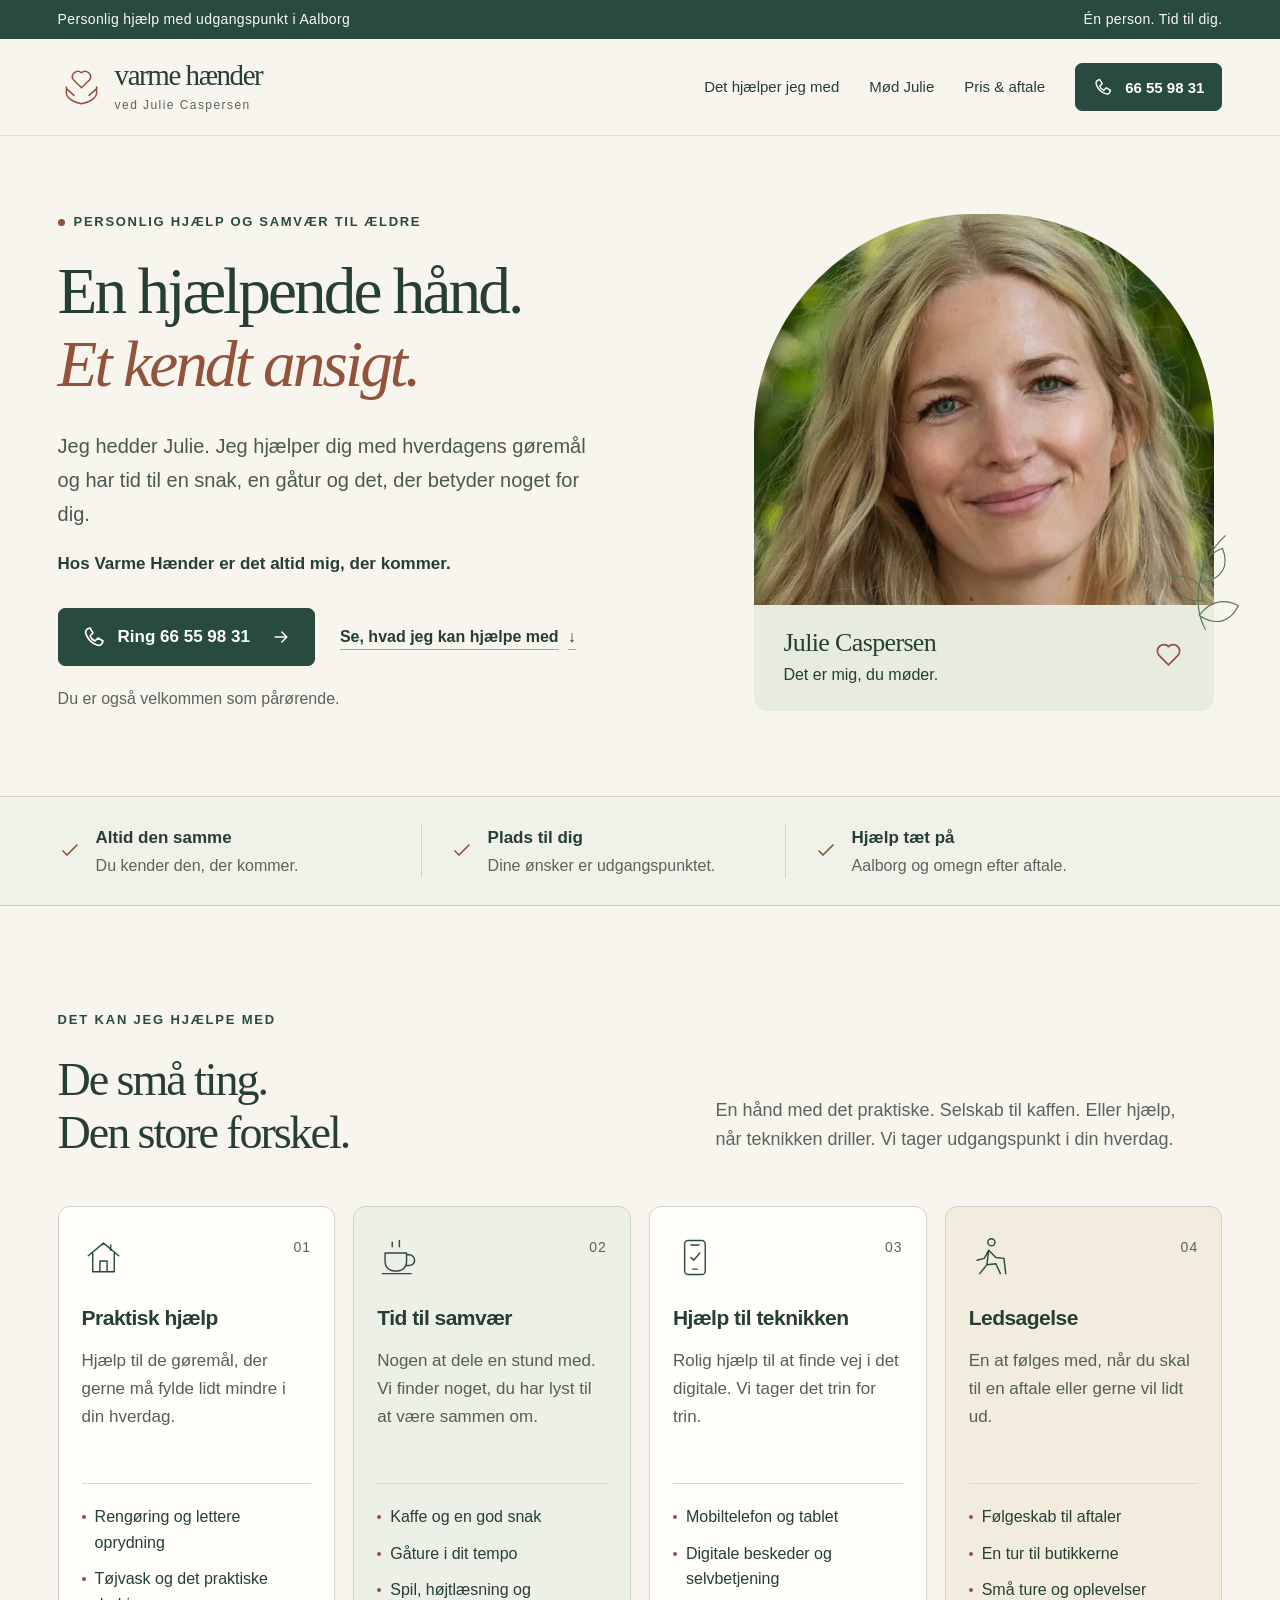
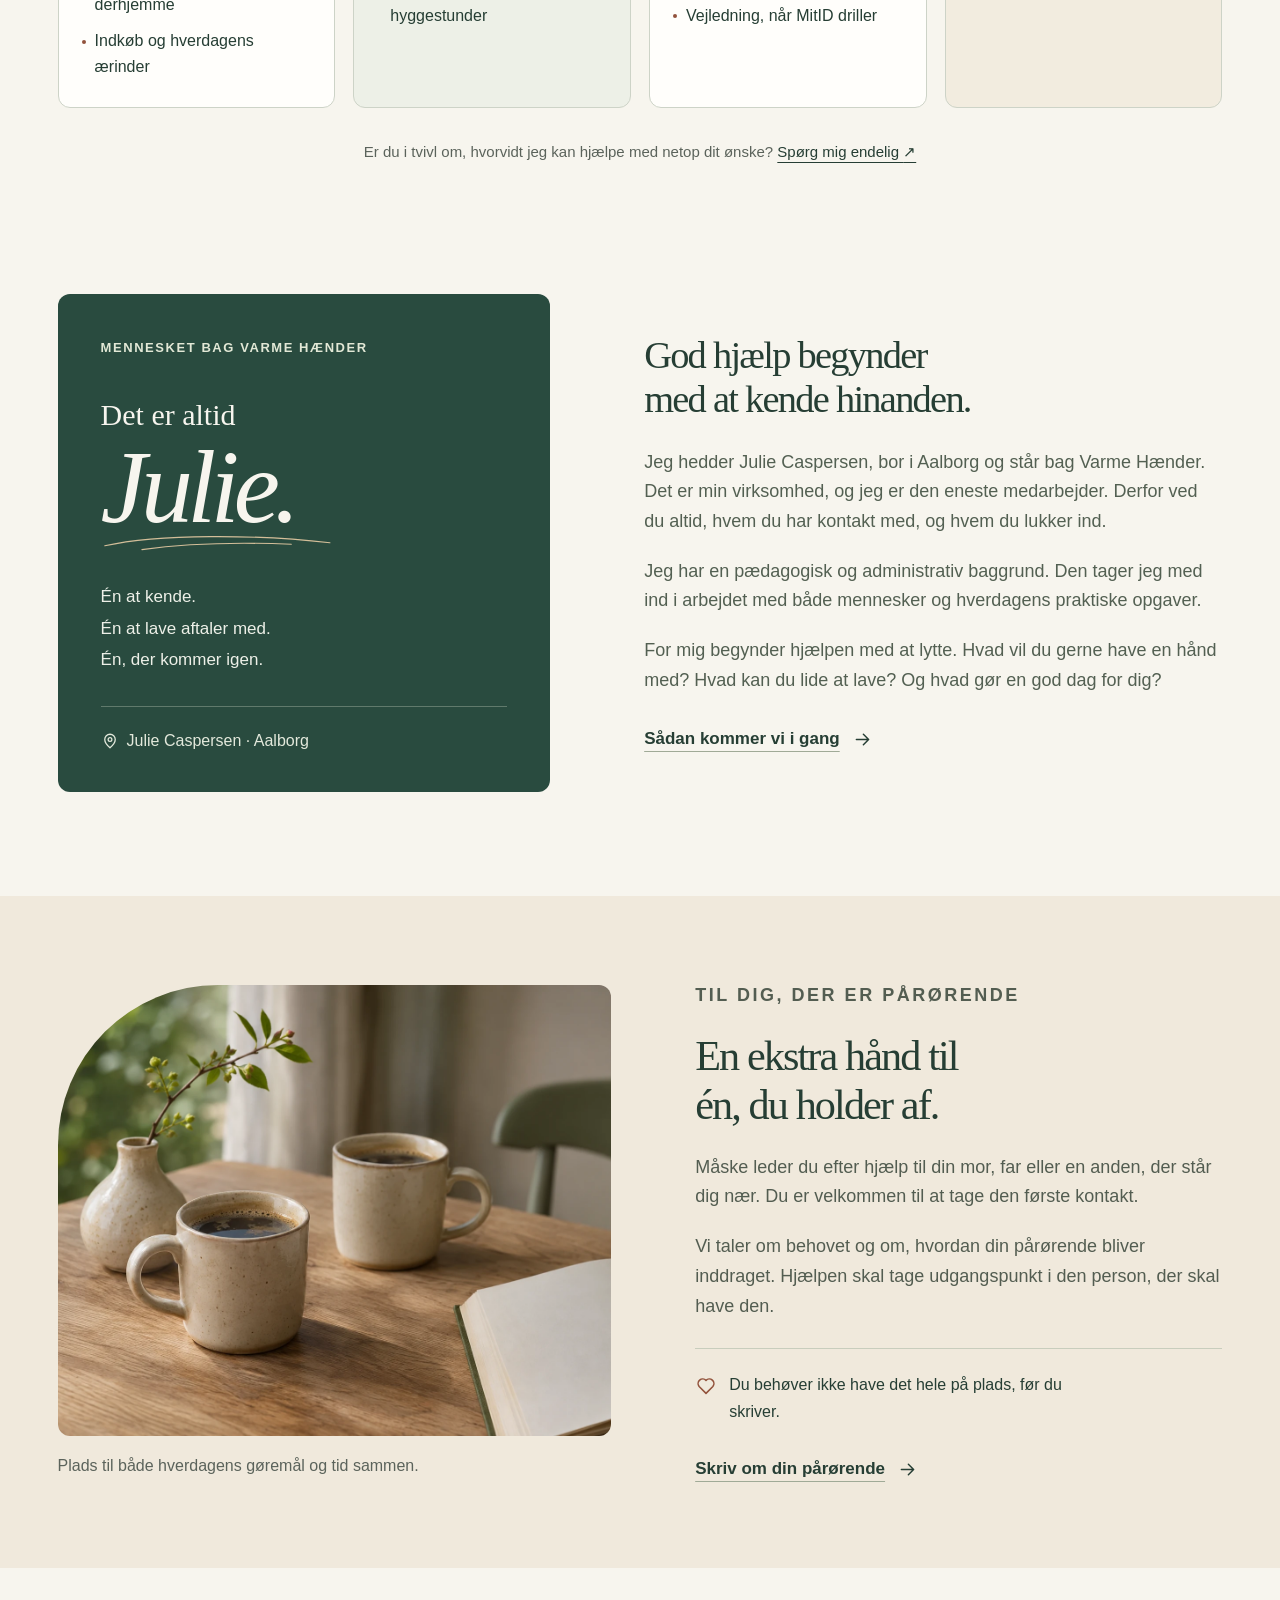
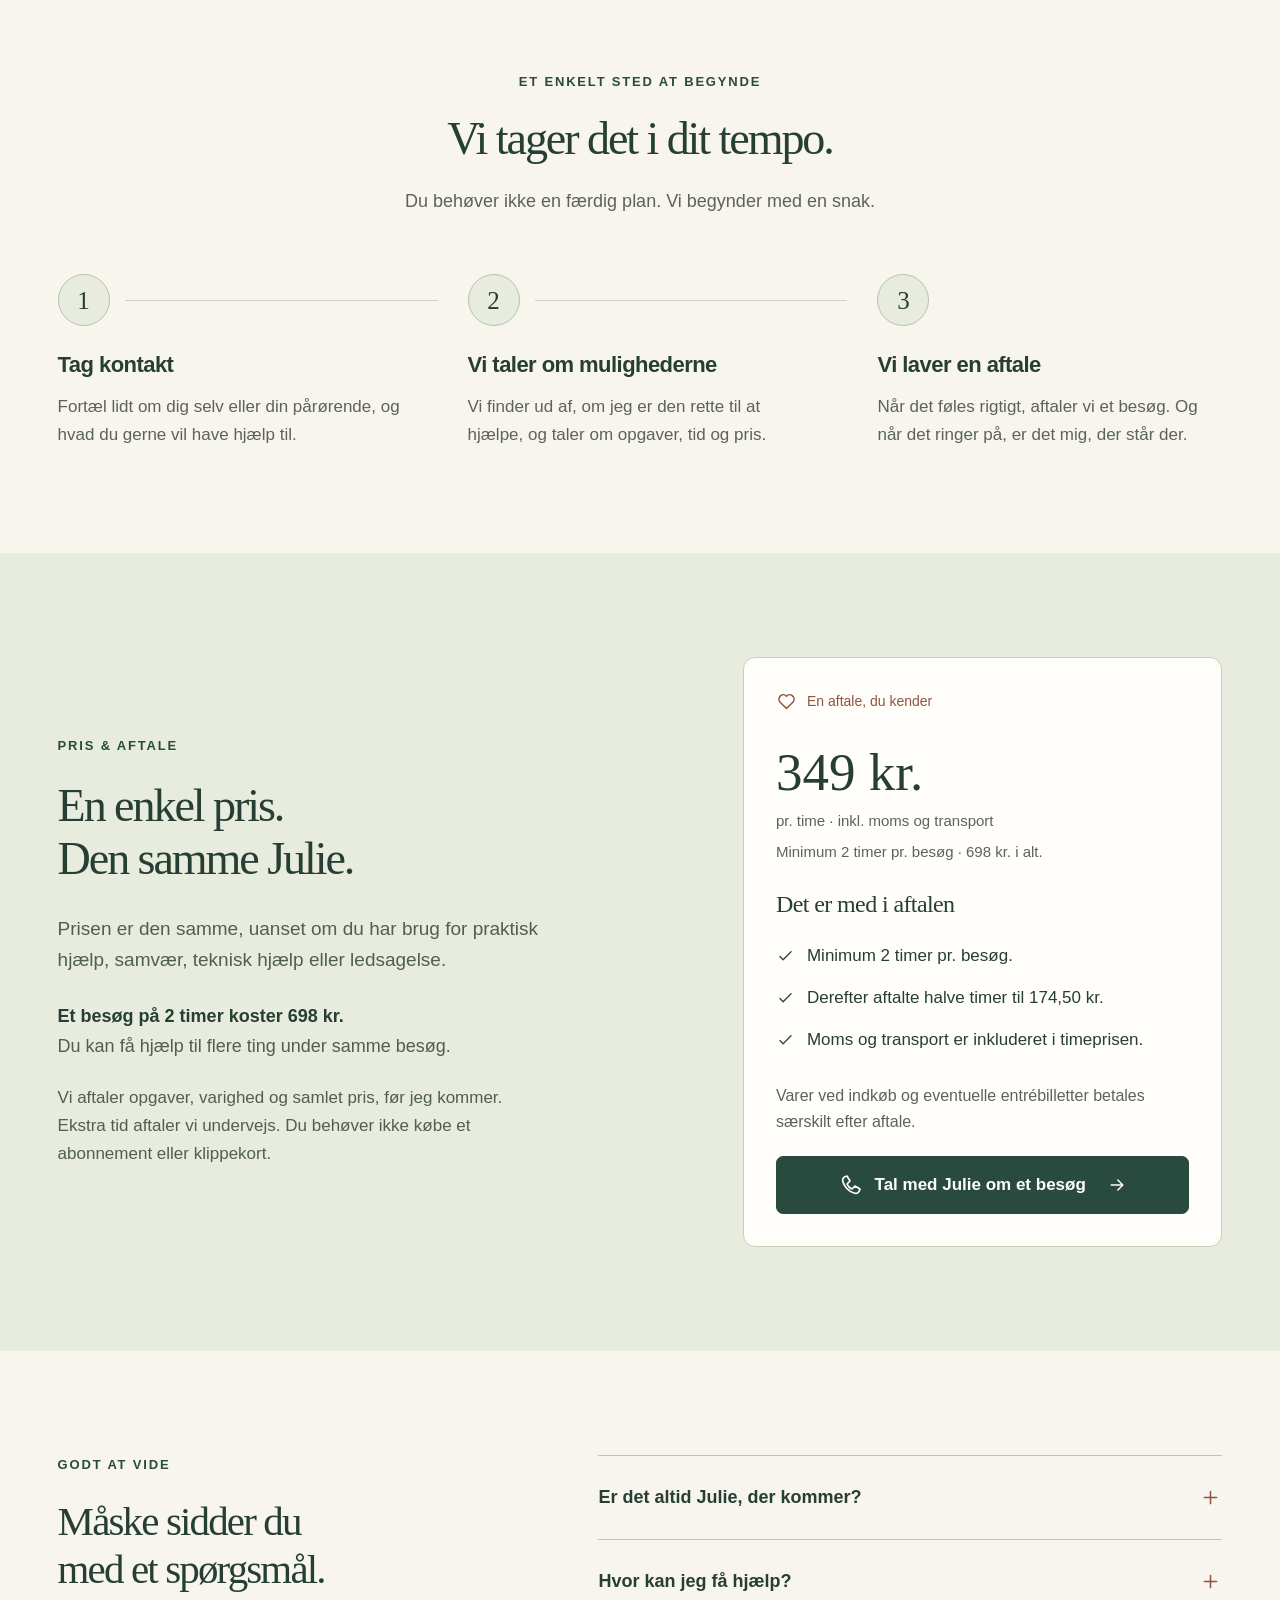
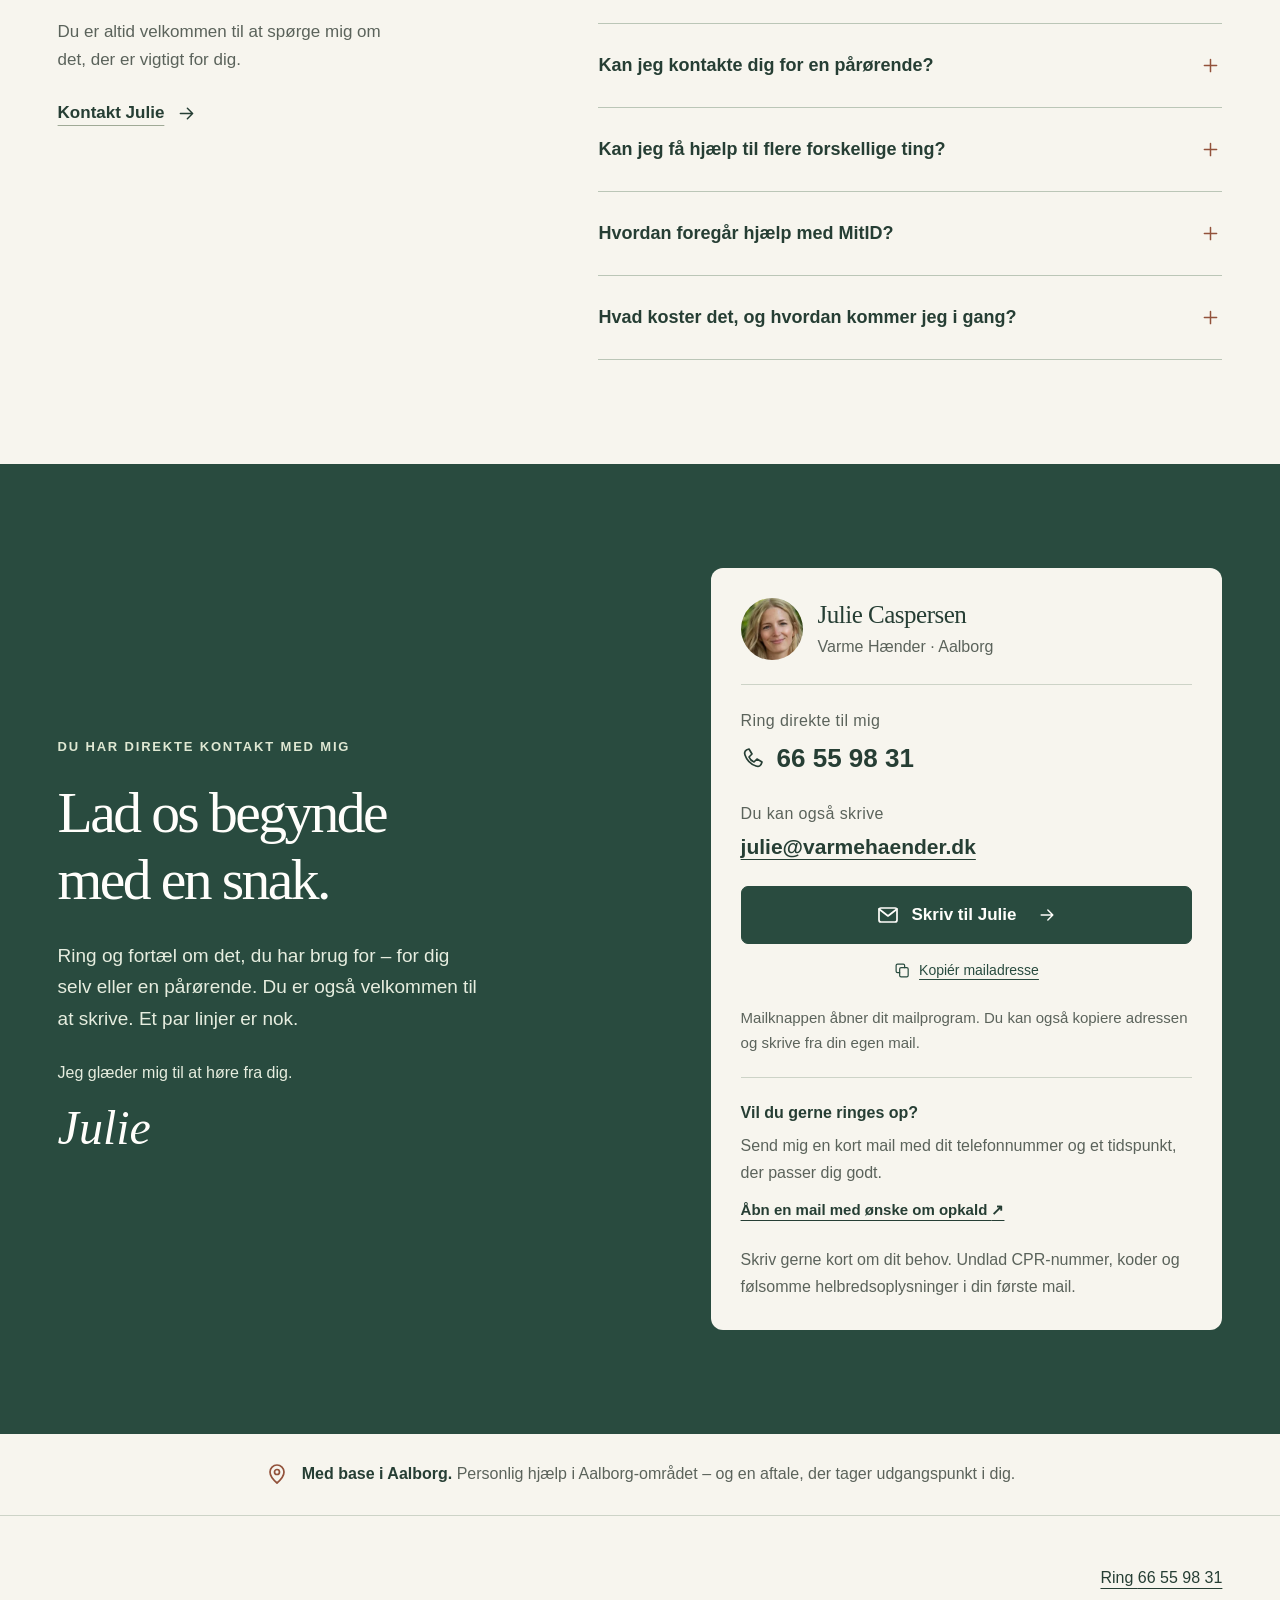
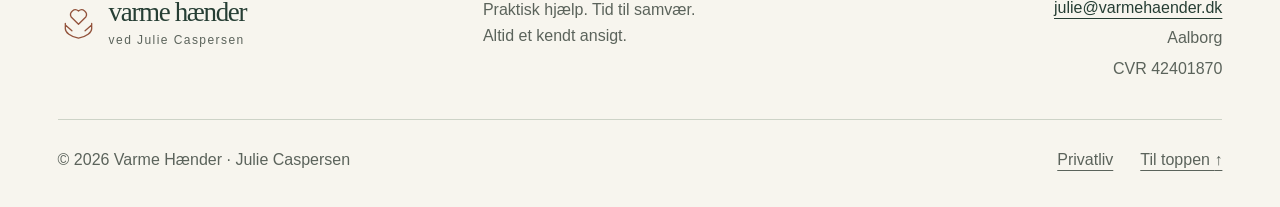
<file: index.html>
<!doctype html>
<html lang="da">
<head>
  <meta charset="utf-8">
  <meta name="viewport" content="width=device-width, initial-scale=1">
  <meta name="theme-color" content="#f7f5ee">
  <meta name="color-scheme" content="light">
  <title>Privat hjælp til ældre i Aalborg | Varme Hænder</title>
  <meta name="description" content="Privat hjælp i hjemmet til ældre i Aalborg: praktisk hjælp, samvær, hjælp med teknik og ledsagelse. Altid Julie. 349 kr. pr. time inkl. moms og transport.">
  <link rel="canonical" href="https://varmehaender.dk/">
  <meta property="og:type" content="website">
  <meta property="og:locale" content="da_DK">
  <meta property="og:site_name" content="Varme Hænder">
  <meta property="og:title" content="Varme Hænder · Personlig hjælp til ældre i Aalborg">
  <meta property="og:description" content="En hjælpende hånd. Et kendt ansigt. Julie hjælper med det praktiske, har tid til samvær og giver en hånd med teknikken. 349 kr. pr. time inkl. moms og transport.">
  <meta property="og:url" content="https://varmehaender.dk/">
  <meta property="og:image" content="https://varmehaender.dk/assets/deling.jpg?v=20261107-kontakt">
  <meta property="og:image:type" content="image/jpeg">
  <meta property="og:image:width" content="1200">
  <meta property="og:image:height" content="630">
  <meta property="og:image:alt" content="Julie Caspersen fra Varme Hænder. En hjælpende hånd. Et kendt ansigt. Personlig hjælp i Aalborg.">
  <meta name="twitter:card" content="summary_large_image">
  <link rel="icon" href="assets/favicon.svg?v=20261106-domaene" type="image/svg+xml">
  <link rel="icon" href="assets/favicon-192.png?v=20261106-domaene" type="image/png" sizes="192x192">
  <link rel="apple-touch-icon" href="assets/apple-touch-icon.png?v=20261106-domaene">
  <link rel="stylesheet" href="assets/style.css?v=20261107-kontakt">
  <link rel="preload" as="image" href="assets/julie-caspersen.webp" fetchpriority="high">
  <script type="application/ld+json" id="business-schema">
  {"@context": "https://schema.org", "@type": "ProfessionalService", "@id": "https://varmehaender.dk/#virksomhed", "name": "Varme Hænder", "url": "https://varmehaender.dk/", "description": "Privat, personlig hjælp i hjemmet til ældre med praktiske opgaver, samvær, teknisk hjælp og ledsagelse med udgangspunkt i Aalborg.", "image": "https://varmehaender.dk/assets/julie-caspersen.webp", "logo": "https://varmehaender.dk/assets/favicon-192.png", "email": "julie@varmehaender.dk", "telephone": "+4566559831", "vatID": "DK42401870", "priceRange": "349 kr. pr. time inkl. moms og transport", "currenciesAccepted": "DKK", "knowsLanguage": "da", "founder": {"@type": "Person", "name": "Julie Caspersen"}, "areaServed": [{"@type": "City", "name": "Aalborg"}], "address": {"@type": "PostalAddress", "addressLocality": "Aalborg", "addressCountry": "DK"}, "makesOffer": {"@type": "Offer", "name": "Personlig hjælp i hjemmet", "description": "Praktisk hjælp, samvær, teknisk hjælp og ledsagelse. Minimum 2 timer pr. besøg.", "priceSpecification": {"@type": "UnitPriceSpecification", "price": 349, "priceCurrency": "DKK", "valueAddedTaxIncluded": true, "unitCode": "HUR", "unitText": "time"}}, "hasOfferCatalog": {"@type": "OfferCatalog", "name": "Hjælp i hverdagen", "itemListElement": [{"@type": "Offer", "itemOffered": {"@type": "Service", "name": "Praktisk hjælp", "description": "Rengøring, lettere oprydning, tøjvask, indkøb og hverdagens ærinder."}}, {"@type": "Offer", "itemOffered": {"@type": "Service", "name": "Samvær", "description": "Kaffe og en god snak, gåture, spil, højtlæsning og hyggestunder."}}, {"@type": "Offer", "itemOffered": {"@type": "Service", "name": "Teknisk hjælp", "description": "Hjælp med mobiltelefon, tablet, digitale beskeder og vejledning i MitID."}}, {"@type": "Offer", "itemOffered": {"@type": "Service", "name": "Ledsagelse", "description": "Følgeskab til aftaler, ture til butikkerne og små oplevelser."}}]}}
  </script>
  <script src="assets/site-config.js?v=20261107-kontakt" defer></script>
  <script src="assets/site.js?v=20261106-domaene" defer></script>
</head>
<body class="design-original">
  <a class="skip-link" href="#indhold">Gå til indhold</a>

  <svg class="svg-sprite" xmlns="http://www.w3.org/2000/svg" aria-hidden="true">
    <defs>
      <symbol id="icon-arrow" viewBox="0 0 24 24"><path d="M5 12h14M13 6l6 6-6 6"/></symbol>
      <symbol id="icon-mail" viewBox="0 0 24 24"><rect x="3" y="5" width="18" height="14" rx="2"/><path d="m3 6 9 7 9-7"/></symbol>
      <symbol id="icon-phone" viewBox="0 0 24 24"><path d="m8 3 3 5-3 3c1 2.5 2.5 4 5 5l3-3 5 3c-1 4-3 5-6 4C9 18 6 15 4 9 3 6 4 4 8 3Z"/></symbol>
      <symbol id="icon-check" viewBox="0 0 24 24"><path d="m5 12 4 4L19 6"/></symbol>
      <symbol id="icon-pin" viewBox="0 0 24 24"><path d="M19 10c0 5-7 11-7 11S5 15 5 10a7 7 0 1 1 14 0Z"/><circle cx="12" cy="10" r="2.5"/></symbol>
      <symbol id="icon-home" viewBox="0 0 48 48"><path d="m7 22 17-14 17 14M12 19v21h24V19M20 40V28h8v12"/><path d="M32 10v6"/></symbol>
      <symbol id="icon-coffee" viewBox="0 0 48 48"><path d="M9 19h24v10a10 10 0 0 1-10 10h-4A10 10 0 0 1 9 29ZM33 21h3a6 6 0 0 1 0 12h-4M6 42h32M17 7v5M25 5v7"/></symbol>
      <symbol id="icon-tablet" viewBox="0 0 48 48"><rect x="13" y="5" width="23" height="38" rx="4"/><path d="M20 10h9M22 37h5M20 24l3 3 7-8"/></symbol>
      <symbol id="icon-walk" viewBox="0 0 48 48"><circle cx="25" cy="7" r="4"/><path d="m22 16-5 9-8 2M22 16l8 8 9 1M22 16l-2 16-8 10M20 32l10-1 5 11M39 25l2 17"/></symbol>
      <symbol id="icon-copy" viewBox="0 0 24 24"><rect x="8" y="8" width="12" height="13" rx="2"/><path d="M15 8V5a2 2 0 0 0-2-2H5a2 2 0 0 0-2 2v8a2 2 0 0 0 2 2h3"/></symbol>
      <symbol id="icon-plus" viewBox="0 0 24 24"><path d="M5 12h14M12 5v14"/></symbol>
      <symbol id="icon-heart" viewBox="0 0 24 24"><path d="M12 20 4.5 12.5a5 5 0 0 1 7.5-6.6 5 5 0 0 1 7.5 6.6Z"/></symbol>
      <symbol id="brand-mark" viewBox="0 0 56 56"><path d="M28 29 18 19a6.5 6.5 0 0 1 10-8 6.5 6.5 0 0 1 10 8Z"/><path d="M10 28v7c0 5 7 11 18 13 11-2 18-8 18-13v-7M10 30l9 8M46 30l-9 8"/></symbol>
    </defs>
  </svg>

  <div class="top-note"><span>Personlig hjælp med udgangspunkt i Aalborg</span><span class="top-note-end">Én person. Tid til dig.</span></div>
  <header class="site-header" id="top">
    <div class="container header-inner">
      <a class="brand" href="#top" aria-label="Varme Hænder – til forsiden">
        <svg class="brand-symbol" aria-hidden="true"><use href="#brand-mark"/></svg>
        <span><span class="brand-name">varme hænder</span><span class="brand-tagline">ved Julie Caspersen</span></span>
      </a>
      <button class="menu-toggle" type="button" aria-expanded="false" aria-controls="hovedmenu" hidden><span>Menu</span><span class="menu-lines" aria-hidden="true"></span></button>
      <nav class="site-nav" id="hovedmenu" aria-label="Hovedmenu">
        <a href="#hjaelp">Det hjælper jeg med</a>
        <a href="#om-julie">Mød Julie</a>
        <a href="#pris">Pris & aftale</a>
        <a class="button button-small" data-phone-link href="tel:+4566559831" aria-label="Ring til Julie på 66 55 98 31"><svg class="icon" aria-hidden="true"><use href="#icon-phone"/></svg><span data-phone-display>66 55 98 31</span></a>
      </nav>
    </div>
  </header>

  <main id="indhold">
    <section class="hero section" aria-labelledby="hero-heading">
      <div class="container hero-grid">
        <div class="hero-copy">
          <p class="eyebrow"><span class="status-dot" aria-hidden="true"></span>Personlig hjælp og samvær til ældre</p>
          <h1 id="hero-heading">En hjælpende hånd.<br><em>Et kendt ansigt.</em></h1>
          <p class="hero-intro">Jeg hedder Julie. Jeg hjælper dig med hverdagens gøremål og har tid til en snak, en gåtur og det, der betyder noget for dig.</p>
          <p class="hero-promise">Hos Varme Hænder er det altid mig, der kommer.</p>
          <div class="hero-actions">
            <a class="button" data-primary-contact href="tel:+4566559831"><svg class="icon" aria-hidden="true"><use data-primary-icon href="#icon-phone"/></svg><span data-primary-label>Ring 66 55 98 31</span><svg class="icon button-arrow" aria-hidden="true"><use href="#icon-arrow"/></svg></a>
            <a class="text-link" href="#hjaelp">Se, hvad jeg kan hjælpe med <span aria-hidden="true">↓</span></a>
          </div>
          <p class="hero-footnote">Du er også velkommen som pårørende.</p>
        </div>
        <div class="hero-portrait">
          <figure class="portrait-frame">
            <div class="portrait-crop"><img src="assets/julie-caspersen.webp" alt="Julie Caspersen, som står bag Varme Hænder" width="719" height="719" fetchpriority="high"></div>
            <figcaption class="portrait-caption"><span class="portrait-name">Julie Caspersen</span><span>Det er mig, du møder.</span><svg class="caption-heart" aria-hidden="true"><use href="#icon-heart"/></svg></figcaption>
          </figure>
          <svg class="portrait-flourish" viewBox="0 0 100 130" fill="none" aria-hidden="true"><path d="M52 126C34 94 42 40 77 8M48 90C23 92 13 76 10 59c25-2 40 9 38 31ZM48 67c-5-22 7-36 25-43 9 22 0 38-25 43ZM44 108c16-21 35-20 49-12-10 20-27 26-49 12Z"/></svg>
        </div>
      </div>
    </section>

    <div class="trust-strip">
      <div class="container trust-grid">
        <div><svg class="icon" aria-hidden="true"><use href="#icon-check"/></svg><span><strong>Altid den samme</strong>Du kender den, der kommer.</span></div>
        <div><svg class="icon" aria-hidden="true"><use href="#icon-check"/></svg><span><strong>Plads til dig</strong>Dine ønsker er udgangspunktet.</span></div>
        <div><svg class="icon" aria-hidden="true"><use href="#icon-check"/></svg><span><strong>Hjælp tæt på</strong>Aalborg og omegn efter aftale.</span></div>
      </div>
    </div>

    <section class="services section" id="hjaelp" aria-labelledby="help-heading">
      <div class="container">
        <div class="section-heading split-heading">
          <div><p class="eyebrow">Det kan jeg hjælpe med</p><h2 id="help-heading">De små ting.<br>Den store forskel.</h2></div>
          <p>En hånd med det praktiske. Selskab til kaffen. Eller hjælp, når teknikken driller. Vi tager udgangspunkt i din hverdag.</p>
        </div>
        <div class="service-grid">
          <article class="service-card">
            <div class="service-top"><svg class="service-icon" aria-hidden="true"><use href="#icon-home"/></svg><span aria-hidden="true">01</span></div>
            <h3>Praktisk hjælp</h3>
            <p>Hjælp til de gøremål, der gerne må fylde lidt mindre i din hverdag.</p>
            <ul><li>Rengøring og lettere oprydning</li><li>Tøjvask og det praktiske derhjemme</li><li>Indkøb og hverdagens ærinder</li></ul>
          </article>
          <article class="service-card service-card-sage">
            <div class="service-top"><svg class="service-icon" aria-hidden="true"><use href="#icon-coffee"/></svg><span aria-hidden="true">02</span></div>
            <h3>Tid til samvær</h3>
            <p>Nogen at dele en stund med. Vi finder noget, du har lyst til at være sammen om.</p>
            <ul><li>Kaffe og en god snak</li><li>Gåture i dit tempo</li><li>Spil, højtlæsning og hyggestunder</li></ul>
          </article>
          <article class="service-card">
            <div class="service-top"><svg class="service-icon" aria-hidden="true"><use href="#icon-tablet"/></svg><span aria-hidden="true">03</span></div>
            <h3>Hjælp til teknikken</h3>
            <p>Rolig hjælp til at finde vej i det digitale. Vi tager det trin for trin.</p>
            <ul><li>Mobiltelefon og tablet</li><li>Digitale beskeder og selvbetjening</li><li>Vejledning, når MitID driller</li></ul>
          </article>
          <article class="service-card service-card-sand">
            <div class="service-top"><svg class="service-icon" aria-hidden="true"><use href="#icon-walk"/></svg><span aria-hidden="true">04</span></div>
            <h3>Ledsagelse</h3>
            <p>En at følges med, når du skal til en aftale eller gerne vil lidt ud.</p>
            <ul><li>Følgeskab til aftaler</li><li>En tur til butikkerne</li><li>Små ture og oplevelser</li></ul>
          </article>
        </div>
        <p class="section-afterword">Er du i tvivl om, hvorvidt jeg kan hjælpe med netop dit ønske? <a href="#kontakt">Spørg mig endelig <span aria-hidden="true">↗</span></a></p>
      </div>
    </section>

    <section class="about section" id="om-julie" aria-labelledby="about-heading">
      <div class="container about-grid">
        <div class="about-visual">
          <p class="eyebrow">Mennesket bag Varme Hænder</p>
          <div class="about-statement"><span>Det er altid</span><strong>Julie.</strong><svg viewBox="0 0 310 26" fill="none" aria-hidden="true"><path d="M5 18C76 2 207 3 302 14M54 23c65-9 125-10 197-7"/></svg></div>
          <p>Én at kende.<br>Én at lave aftaler med.<br>Én, der kommer igen.</p>
          <div class="about-location"><svg class="icon" aria-hidden="true"><use href="#icon-pin"/></svg>Julie Caspersen · Aalborg</div>
        </div>
        <div class="about-copy">
          <h2 id="about-heading">God hjælp begynder<br>med at kende hinanden.</h2>
          <p>Jeg hedder Julie Caspersen, bor i Aalborg og står bag Varme Hænder. Det er min virksomhed, og jeg er den eneste medarbejder. Derfor ved du altid, hvem du har kontakt med, og hvem du lukker ind.</p>
          <p>Jeg har en pædagogisk og administrativ baggrund. Den tager jeg med ind i arbejdet med både mennesker og hverdagens praktiske opgaver.</p>
          <p>For mig begynder hjælpen med at lytte. Hvad vil du gerne have en hånd med? Hvad kan du lide at lave? Og hvad gør en god dag for dig?</p>
          <a class="text-link" href="#saadan">Sådan kommer vi i gang <svg class="icon" aria-hidden="true"><use href="#icon-arrow"/></svg></a>
        </div>
      </div>
    </section>

    <section class="family section" id="paarorende" aria-labelledby="family-heading">
      <div class="container family-grid">
        <figure class="coffee-photo"><img src="assets/kaffe-og-samvaer.webp" width="1536" height="1024" alt="" loading="lazy" decoding="async"><figcaption>Plads til både hverdagens gøremål og tid sammen.</figcaption></figure>
        <div class="family-copy">
          <p class="eyebrow">Til dig, der er pårørende</p>
          <h2 id="family-heading">En ekstra hånd til<br>én, du holder af.</h2>
          <p>Måske leder du efter hjælp til din mor, far eller en anden, der står dig nær. Du er velkommen til at tage den første kontakt.</p>
          <p>Vi taler om behovet og om, hvordan din pårørende bliver inddraget. Hjælpen skal tage udgangspunkt i den person, der skal have den.</p>
          <div class="family-detail"><svg class="icon" aria-hidden="true"><use href="#icon-heart"/></svg><p>Du behøver ikke have det hele på plads, før du skriver.</p></div>
          <a class="text-link" href="mailto:julie@varmehaender.dk?subject=Hj%C3%A6lp%20til%20min%20p%C3%A5r%C3%B8rende">Skriv om din pårørende <svg class="icon" aria-hidden="true"><use href="#icon-arrow"/></svg></a>
        </div>
      </div>
    </section>

    <section class="steps section" id="saadan" aria-labelledby="steps-heading">
      <div class="container">
        <div class="section-heading centered-heading"><p class="eyebrow">Et enkelt sted at begynde</p><h2 id="steps-heading">Vi tager det i dit tempo.</h2><p>Du behøver ikke en færdig plan. Vi begynder med en snak.</p></div>
        <ol class="steps-grid">
          <li><span class="step-number" aria-hidden="true">1</span><h3>Tag kontakt</h3><p>Fortæl lidt om dig selv eller din pårørende, og hvad du gerne vil have hjælp til.</p></li>
          <li><span class="step-number" aria-hidden="true">2</span><h3>Vi taler om mulighederne</h3><p>Vi finder ud af, om jeg er den rette til at hjælpe, og taler om opgaver, tid og pris.</p></li>
          <li><span class="step-number" aria-hidden="true">3</span><h3>Vi laver en aftale</h3><p>Når det føles rigtigt, aftaler vi et besøg. Og når det ringer på, er det mig, der står der.</p></li>
        </ol>
      </div>
    </section>

    <section class="pricing section" id="pris" aria-labelledby="price-heading">
      <div class="container pricing-grid">
        <div>
          <p class="eyebrow">Pris & aftale</p>
          <h2 id="price-heading">En enkel pris.<br>Den samme Julie.</h2>
          <p class="pricing-intro">Prisen er den samme, uanset om du har brug for praktisk hjælp, samvær, teknisk hjælp eller ledsagelse.</p>
          <p class="pricing-example"><strong>Et besøg på 2 timer koster 698 kr.</strong><br>Du kan få hjælp til flere ting under samme besøg.</p>
          <p class="pricing-note">Vi aftaler opgaver, varighed og samlet pris, før jeg kommer. Ekstra tid aftaler vi undervejs. Du behøver ikke købe et abonnement eller klippekort.</p>
        </div>
        <div class="price-card">
          <div class="price-card-top"><svg class="icon" aria-hidden="true"><use href="#icon-heart"/></svg><span>En aftale, du kender</span></div>
          <div id="price-value" class="price-value"><strong data-price-number>349 kr.</strong><span>pr. time · <span data-price-tax>inkl. moms og transport</span></span><p class="price-tax-note">Minimum 2 timer pr. besøg · 698 kr. i alt.</p></div>
          <h3 id="price-card-heading">Det er med i aftalen</h3>
          <ul class="check-list"><li><svg class="icon" aria-hidden="true"><use href="#icon-check"/></svg><span>Minimum 2 timer pr. besøg.</span></li><li><svg class="icon" aria-hidden="true"><use href="#icon-check"/></svg><span>Derefter aftalte halve timer til 174,50 kr.</span></li><li><svg class="icon" aria-hidden="true"><use href="#icon-check"/></svg><span>Moms og transport er inkluderet i timeprisen.</span></li></ul>
          <p class="price-extra" data-price-extra>Varer ved indkøb og eventuelle entrébilletter betales særskilt efter aftale.</p>
          <a class="button button-full" data-phone-link href="tel:+4566559831"><svg class="icon" aria-hidden="true"><use href="#icon-phone"/></svg>Tal med Julie om et besøg <svg class="icon button-arrow" aria-hidden="true"><use href="#icon-arrow"/></svg></a>
        </div>
      </div>
    </section>

    <section class="faq section" id="sporgsmaal" aria-labelledby="faq-heading">
      <div class="container faq-grid">
        <div class="faq-intro"><p class="eyebrow">Godt at vide</p><h2 id="faq-heading">Måske sidder du<br>med et spørgsmål.</h2><p>Du er altid velkommen til at spørge mig om det, der er vigtigt for dig.</p><a class="text-link" href="#kontakt">Kontakt Julie <svg class="icon" aria-hidden="true"><use href="#icon-arrow"/></svg></a></div>
        <div class="faq-list">
          <details><summary>Er det altid Julie, der kommer?<svg class="icon" aria-hidden="true"><use href="#icon-plus"/></svg></summary><div class="faq-answer"><p>Ja. Varme Hænder er min virksomhed, og jeg er den eneste medarbejder. Det er mig, Julie, du har kontakt med, og mig, du møder.</p></div></details>
          <details><summary>Hvor kan jeg få hjælp?<svg class="icon" aria-hidden="true"><use href="#icon-plus"/></svg></summary><div class="faq-answer"><p>Jeg har base i Aalborg og hjælper i Aalborg-området. Transport er inkluderet i timeprisen. Bor du et andet sted i området, er du velkommen til at kontakte mig om mulighederne.</p></div></details>
          <details><summary>Kan jeg kontakte dig for en pårørende?<svg class="icon" aria-hidden="true"><use href="#icon-plus"/></svg></summary><div class="faq-answer"><p>Ja, du er velkommen til at tage den første kontakt. Vi taler om jeres ønsker og om, hvordan din pårørende bedst bliver inddraget.</p></div></details>
          <details><summary>Kan jeg få hjælp til flere forskellige ting?<svg class="icon" aria-hidden="true"><use href="#icon-plus"/></svg></summary><div class="faq-answer"><p>Du må gerne fortælle om flere behov, for eksempel indkøb og en gåtur eller tøjvask og hjælp med mobilen. Så taler vi om, hvad der kan lade sig gøre.</p></div></details>
          <details><summary>Hvordan foregår hjælp med MitID?<svg class="icon" aria-hidden="true"><use href="#icon-plus"/></svg></summary><div class="faq-answer"><p>Jeg kan guide dig og hjælpe med at finde rundt. Du bruger selv dit MitID og godkender selv. Dine personlige koder bliver hos dig, og jeg ser væk, når du taster dem.</p><p><a href="https://www.mitid.dk/hjaelp/hjaelpeunivers/hjaelp-andre/">Læs MitIDs vejledning om at hjælpe andre <span aria-hidden="true">↗</span></a></p></div></details>
          <details><summary>Hvad koster det, og hvordan kommer jeg i gang?<svg class="icon" aria-hidden="true"><use href="#icon-plus"/></svg></summary><div class="faq-answer"><p>349 kr. pr. time inkl. moms og transport. Minimum 2 timer pr. besøg, så et besøg på 2 timer koster 698 kr. Derefter kan vi aftale halve timer til 174,50 kr. Varer ved indkøb og eventuelle entrébilletter betales særskilt efter aftale.</p><p>Ring til mig på <a data-phone-link href="tel:+4566559831"><span data-phone-display>66 55 98 31</span></a>, eller skriv til <a href="mailto:julie@varmehaender.dk">julie@varmehaender.dk</a>. Så taler vi om det, du har brug for.</p><p><a href="#pris">Se pris og vilkår for et besøg</a></p></div></details>
        </div>
      </div>
    </section>

    <section class="contact section" id="kontakt" aria-labelledby="contact-heading">
      <div class="container contact-grid">
        <div class="contact-copy"><p class="eyebrow">Du har direkte kontakt med mig</p><h2 id="contact-heading">Lad os begynde<br>med en snak.</h2><p>Ring og fortæl om det, du har brug for – for dig selv eller en pårørende. Du er også velkommen til at skrive. Et par linjer er nok.</p><p class="contact-signature">Jeg glæder mig til at høre fra dig.<br><span>Julie</span></p></div>
        <div class="contact-card">
          <div class="contact-person"><div class="mini-portrait"><img src="assets/julie-caspersen-160.webp" alt="" width="160" height="160" loading="lazy" decoding="async"></div><div><h3>Julie Caspersen</h3><p>Varme Hænder · Aalborg</p></div></div>
          <div class="contact-phone" data-phone-block><span class="contact-label">Ring direkte til mig</span><a data-phone-link href="tel:+4566559831"><svg class="icon" aria-hidden="true"><use href="#icon-phone"/></svg><span data-phone-display>66 55 98 31</span></a></div>
          <span class="contact-label">Du kan også skrive</span>
          <a class="contact-email" href="mailto:julie@varmehaender.dk">julie@varmehaender.dk</a>
          <div class="contact-card-actions"><a class="button button-full" href="mailto:julie@varmehaender.dk?subject=Hj%C3%A6lp%20i%20hverdagen"><svg class="icon" aria-hidden="true"><use href="#icon-mail"/></svg>Skriv til Julie <svg class="icon button-arrow" aria-hidden="true"><use href="#icon-arrow"/></svg></a><button class="copy-button" type="button" data-copy-email hidden><svg class="icon" aria-hidden="true"><use href="#icon-copy"/></svg>Kopiér mailadresse</button></div>
          <p class="contact-hint">Mailknappen åbner dit mailprogram. Du kan også kopiere adressen og skrive fra din egen mail.</p>
          <div class="callback"><h4>Vil du gerne ringes op?</h4><p>Send mig en kort mail med dit telefonnummer og et tidspunkt, der passer dig godt.</p><a href="mailto:julie@varmehaender.dk?subject=Jeg%20vil%20gerne%20ringes%20op&amp;body=Hej%20Julie%0A%0AJeg%20vil%20gerne%20tale%20med%20dig%20om%20hj%C3%A6lp%20i%20hverdagen.%0A%0AMit%20navn%3A%20%0AMit%20telefonnummer%3A%20%0ADu%20kan%20bedst%20f%C3%A5%20fat%20i%20mig%3A%20%0A%0AVenlig%20hilsen%0A">Åbn en mail med ønske om opkald <span aria-hidden="true">↗</span></a></div>
          <p class="contact-privacy">Skriv gerne kort om dit behov. Undlad CPR-nummer, koder og følsomme helbredsoplysninger i din første mail.</p>
          <p class="copy-status" role="status" aria-live="polite" data-copy-status></p>
        </div>
      </div>
    </section>

    <aside class="local-note"><div class="container"><svg class="icon" aria-hidden="true"><use href="#icon-pin"/></svg><p><strong>Med base i Aalborg.</strong> Personlig hjælp i Aalborg-området – og en aftale, der tager udgangspunkt i dig.</p></div></aside>
  </main>

  <footer class="site-footer">
    <div class="container footer-main"><a class="brand" href="#top" aria-label="Varme Hænder – tilbage til toppen"><svg class="brand-symbol" aria-hidden="true"><use href="#brand-mark"/></svg><span><span class="brand-name">varme hænder</span><span class="brand-tagline">ved Julie Caspersen</span></span></a><p>Praktisk hjælp. Tid til samvær.<br>Altid et kendt ansigt.</p><div class="footer-contact"><a data-phone-link href="tel:+4566559831">Ring <span data-phone-display>66 55 98 31</span></a><a href="mailto:julie@varmehaender.dk">julie@varmehaender.dk</a><span>Aalborg</span><span data-cvr hidden></span></div></div>
    <div class="container footer-bottom"><span>© <span data-year>2026</span> Varme Hænder · Julie Caspersen</span><div><a href="privatliv/">Privatliv</a><a href="#top">Til toppen <span aria-hidden="true">↑</span></a></div></div>
  </footer>
  <div class="mobile-contact"><a class="button" data-primary-contact href="tel:+4566559831"><svg class="icon" aria-hidden="true"><use data-primary-icon href="#icon-phone"/></svg><span data-primary-label>Ring 66 55 98 31</span><svg class="icon button-arrow" aria-hidden="true"><use href="#icon-arrow"/></svg></a></div>
</body>
</html>
</file>
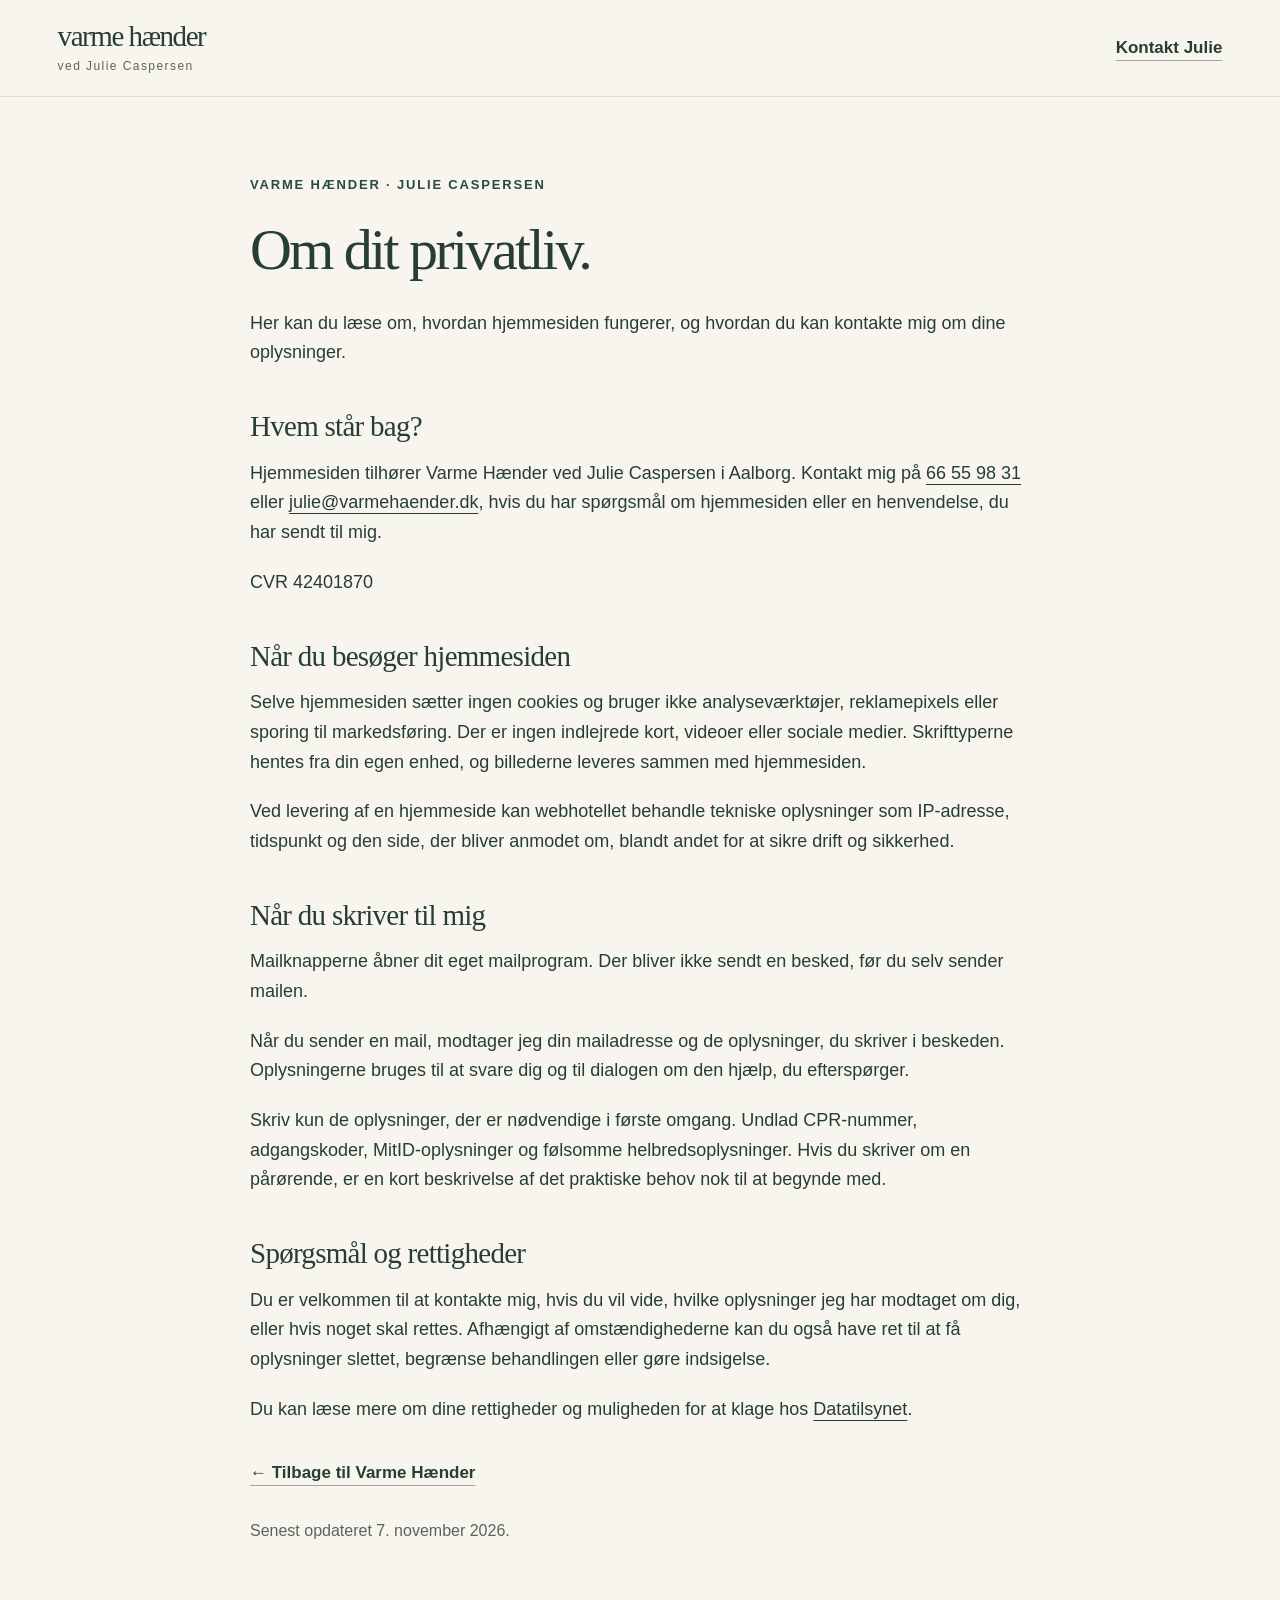
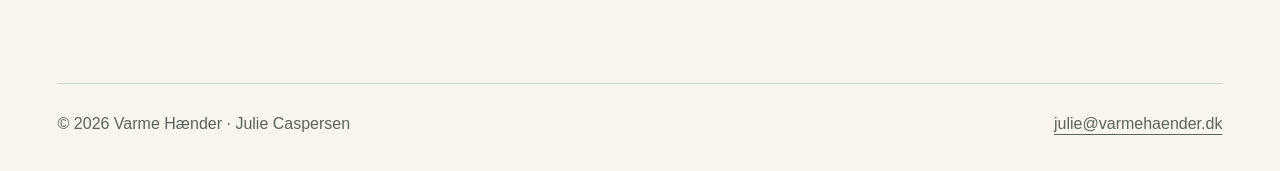
<file: privatliv/index.html>
<!doctype html>
<html lang="da">
<head>
  <meta charset="utf-8">
  <meta name="viewport" content="width=device-width, initial-scale=1">
  <meta name="theme-color" content="#f7f5ee">
  <title>Privatliv | Varme Hænder · Julie Caspersen</title>
  <meta name="description" content="Læs om hjemmesiden, cookies og kontakt til Varme Hænder ved Julie Caspersen.">
  <link rel="canonical" href="https://varmehaender.dk/privatliv/">
  <meta property="og:type" content="website">
  <meta property="og:locale" content="da_DK">
  <meta property="og:site_name" content="Varme Hænder">
  <meta property="og:title" content="Privatliv | Varme Hænder · Julie Caspersen">
  <meta property="og:description" content="Læs om hjemmesiden, cookies og kontakt til Varme Hænder ved Julie Caspersen.">
  <meta property="og:url" content="https://varmehaender.dk/privatliv/">
  <meta property="og:image" content="https://varmehaender.dk/assets/deling.jpg?v=20261107-kontakt">
  <meta property="og:image:width" content="1200">
  <meta property="og:image:height" content="630">
  <meta name="twitter:card" content="summary_large_image">
  <link rel="icon" href="../assets/favicon.svg?v=20261106-domaene" type="image/svg+xml">
  <link rel="icon" href="../assets/favicon-192.png?v=20261106-domaene" type="image/png" sizes="192x192">
  <link rel="apple-touch-icon" href="../assets/apple-touch-icon.png?v=20261106-domaene">
  <link rel="stylesheet" href="../assets/style.css?v=20261107-kontakt">
  <script src="../assets/site-config.js?v=20261107-kontakt" defer></script>
  <script src="../assets/site.js?v=20261106-domaene" defer></script>
</head>
<body class="document-page">
  <a class="skip-link" href="#indhold">Gå til indhold</a>
  <header class="site-header"><div class="container header-inner"><a class="brand" href="/"><span><span class="brand-name">varme hænder</span><span class="brand-tagline">ved Julie Caspersen</span></span></a><a class="text-link" href="/#kontakt">Kontakt Julie</a></div></header>
  <main class="container document-main" id="indhold">
    <p class="eyebrow">Varme Hænder · Julie Caspersen</p>
    <h1>Om dit privatliv.</h1>
    <p>Her kan du læse om, hvordan hjemmesiden fungerer, og hvordan du kan kontakte mig om dine oplysninger.</p>
    <h2>Hvem står bag?</h2>
    <p>Hjemmesiden tilhører Varme Hænder ved Julie Caspersen i Aalborg. Kontakt mig på <a data-phone-link href="tel:+4566559831"><span data-phone-display>66 55 98 31</span></a> eller <a href="mailto:julie@varmehaender.dk">julie@varmehaender.dk</a>, hvis du har spørgsmål om hjemmesiden eller en henvendelse, du har sendt til mig.</p>
    <p data-cvr hidden></p>
    <h2>Når du besøger hjemmesiden</h2>
    <p>Selve hjemmesiden sætter ingen cookies og bruger ikke analyseværktøjer, reklamepixels eller sporing til markedsføring. Der er ingen indlejrede kort, videoer eller sociale medier. Skrifttyperne hentes fra din egen enhed, og billederne leveres sammen med hjemmesiden.</p>
    <p>Ved levering af en hjemmeside kan webhotellet behandle tekniske oplysninger som IP-adresse, tidspunkt og den side, der bliver anmodet om, blandt andet for at sikre drift og sikkerhed.</p>
    <h2>Når du skriver til mig</h2>
    <p>Mailknapperne åbner dit eget mailprogram. Der bliver ikke sendt en besked, før du selv sender mailen.</p>
    <p>Når du sender en mail, modtager jeg din mailadresse og de oplysninger, du skriver i beskeden. Oplysningerne bruges til at svare dig og til dialogen om den hjælp, du efterspørger.</p>
    <p>Skriv kun de oplysninger, der er nødvendige i første omgang. Undlad CPR-nummer, adgangskoder, MitID-oplysninger og følsomme helbredsoplysninger. Hvis du skriver om en pårørende, er en kort beskrivelse af det praktiske behov nok til at begynde med.</p>
    <h2>Spørgsmål og rettigheder</h2>
    <p>Du er velkommen til at kontakte mig, hvis du vil vide, hvilke oplysninger jeg har modtaget om dig, eller hvis noget skal rettes. Afhængigt af omstændighederne kan du også have ret til at få oplysninger slettet, begrænse behandlingen eller gøre indsigelse.</p>
    <p>Du kan læse mere om dine rettigheder og muligheden for at klage hos <a href="https://www.datatilsynet.dk/borger/hvad-er-dine-rettigheder">Datatilsynet</a>.</p>
    <a class="text-link document-back" href="/">← Tilbage til Varme Hænder</a>
    <p class="document-small">Senest opdateret 7. november 2026.</p>
  </main>
  <footer class="site-footer"><div class="container footer-bottom"><span>© <span data-year>2026</span> Varme Hænder · Julie Caspersen</span><a href="mailto:julie@varmehaender.dk">julie@varmehaender.dk</a></div></footer>
</body>
</html>
</file>
<file: assets/style.css>
/* Varme Hænder — buildless, local assets, no font or framework requests. */
:root {
  --paper: #f7f5ee;
  --white: #fffefb;
  --ink: #263e34;
  --forest: #294b3f;
  --forest-dark: #203d33;
  --muted: #5b635b;
  --sage: #e7ecdf;
  --sage-deep: #dbe3d3;
  --sand: #f0e9dc;
  --clay: #92523b;
  --line: #cdd3c7;
  --display: Georgia, "Times New Roman", serif;
  --body: "Segoe UI", -apple-system, BlinkMacSystemFont, Arial, sans-serif;
  --radius: 12px;
  --gutter: clamp(22px, 4.5vw, 64px);
}

*, *::before, *::after { box-sizing: border-box; }
html { scroll-behavior: smooth; scroll-padding-top: 116px; -webkit-text-size-adjust: 100%; }
body { margin: 0; color: var(--ink); background: var(--paper); font: 400 19px/1.65 var(--body); overflow-wrap: break-word; }
body, button, input, textarea { -webkit-font-smoothing: antialiased; }
button, input, textarea { font: inherit; }
button, a { -webkit-tap-highlight-color: rgba(41, 75, 63, .13); }
button { cursor: pointer; }
button:disabled { cursor: default; }
a { color: inherit; text-decoration-thickness: 1px; text-underline-offset: 5px; }
a:hover { text-decoration-thickness: 2px; }
button:focus-visible, a:focus-visible, summary:focus-visible, [tabindex]:focus-visible { outline: 3px solid var(--clay); outline-offset: 5px; border-radius: 3px; }
::selection { color: var(--forest-dark); background: #d8dfc5; }
[hidden] { display: none !important; }
img, svg { display: block; }
img { max-width: 100%; height: auto; }
figure, p, h1, h2, h3, h4 { margin: 0; }
h1, h2, h3, h4 { line-height: 1.15; text-wrap: balance; }
h1, h2 { font-family: var(--display); font-weight: 400; letter-spacing: -.045em; }
h1 { font-size: clamp(40px, 5.1vw, 72px); line-height: 1.12; }
h1 em { color: var(--clay); font-weight: 400; }
h2 { font-size: clamp(35px, 3.6vw, 50px); line-height: 1.16; }
h3 { font-size: 23px; font-weight: 600; letter-spacing: -.025em; }
h4 { font-size: 19px; }
p + p { margin-top: 20px; }
ul, ol { margin: 0; }
.container { width: min(100% - 2 * var(--gutter), 1200px); margin-inline: auto; }
.section { padding-block: 104px; }
.eyebrow { color: var(--forest); font-size: 13px; font-weight: 650; letter-spacing: .14em; line-height: 1.6; text-transform: uppercase; margin-bottom: 22px; }
.icon { width: 24px; height: 24px; fill: none; stroke: currentColor; stroke-width: 1.7; stroke-linecap: round; stroke-linejoin: round; flex: 0 0 24px; }
.svg-sprite { position: absolute; width: 0; height: 0; overflow: hidden; }
.skip-link { position: fixed; top: 12px; left: 16px; padding: 12px 20px; background: var(--white); color: var(--ink); z-index: 100; transform: translateY(-160%); border: 2px solid var(--forest); }
.skip-link:focus { transform: translateY(0); }
.button { display: inline-flex; align-items: center; justify-content: center; gap: 12px; min-height: 58px; padding: 15px 23px; border: 1px solid var(--forest); border-radius: 7px; color: var(--white); background: var(--forest); font-size: 17px; font-weight: 600; line-height: 1.4; text-align: center; text-decoration: none; transition: background-color .18s ease, border-color .18s ease; }
.button:hover { color: var(--white); background: var(--forest-dark); border-color: var(--forest-dark); text-decoration: none; }
.button:active { background: #172e26; }
.button-small { min-height: 48px; padding: 10px 17px; font-size: 15px; }
.button-small .icon { width: 20px; height: 20px; flex-basis: 20px; }
.button-full { display: flex; width: 100%; }
.button-arrow { margin-left: 9px; width: 20px; height: 20px; flex-basis: 20px; }
.text-link { display: inline-flex; align-items: center; gap: 12px; font-size: 17px; font-weight: 600; text-decoration: underline; text-decoration-color: #a0aa97; text-underline-offset: 7px; }
.text-link:hover { text-decoration-color: currentColor; }
.text-link .icon { width: 21px; height: 21px; flex-basis: 21px; }

/* Header */
.top-note { display: flex; align-items: center; justify-content: space-between; gap: 20px; padding: 9px var(--gutter); font-size: 12px; line-height: 1.5; letter-spacing: .025em; color: #f9faf5; background: var(--forest); }
.site-header { position: sticky; z-index: 20; top: 0; background: rgba(247, 245, 238, .98); border-bottom: 1px solid #dfe1d7; }
.header-inner { display: flex; align-items: center; justify-content: space-between; gap: 26px; min-height: 96px; }
.brand { display: inline-flex; align-items: center; gap: 10px; flex-shrink: 0; text-decoration: none; }
.brand:hover { text-decoration: none; }
.brand-symbol { width: 47px; height: 52px; fill: none; stroke: var(--clay); stroke-width: 1.8; stroke-linecap: round; stroke-linejoin: round; }
.brand-name { display: block; font: 400 29px/1.1 var(--display); letter-spacing: -.05em; }
.brand-tagline { display: block; margin-top: 5px; color: var(--muted); font-size: 11px; line-height: 1.4; letter-spacing: .12em; }
.site-nav { display: flex; align-items: center; gap: 30px; font-size: 15px; }
.site-nav > a:not(.button) { padding-block: 12px; text-decoration: none; }
.site-nav > a:not(.button):hover { text-decoration: underline; text-underline-offset: 8px; }
.menu-toggle { display: none; align-items: center; gap: 11px; min-height: 48px; padding: 10px 13px; border: 1px solid var(--line); border-radius: 5px; color: var(--ink); background: transparent; font-size: 16px; font-weight: 600; }
.menu-lines { position: relative; width: 19px; height: 14px; border-block: 1.5px solid currentColor; }
.menu-lines::before { content: ""; position: absolute; left: 0; top: 5px; width: 19px; border-top: 1.5px solid currentColor; }

/* First screen: an actual person, a clear offer, a direct contact. */
.hero { padding-top: 76px; padding-bottom: 84px; }
.hero-grid { display: grid; grid-template-columns: 1.3fr 1fr; gap: 66px; align-items: center; }
.hero-copy { position: relative; z-index: 1; }
.hero .eyebrow { display: flex; align-items: center; gap: 9px; font-size: 12px; letter-spacing: .13em; }
.status-dot { width: 7px; height: 7px; border-radius: 50%; background: var(--clay); flex-shrink: 0; }
.hero-intro { max-width: 540px; margin-top: 28px; font-size: 20px; line-height: 1.7; color: #4b584d; }
.hero-promise { margin-top: 19px; font-size: 17px; font-weight: 600; }
.hero-actions { display: flex; flex-wrap: wrap; align-items: center; gap: 22px 25px; margin-top: 30px; }
.hero-actions .text-link { font-size: 15px; gap: 9px; }
.hero-footnote { color: var(--muted); font-size: 14px; margin-top: 20px; }
.hero-portrait { position: relative; margin: 0 8px 0 0; max-width: 460px; justify-self: end; width: 100%; }
.portrait-frame { background: var(--sage); border-radius: 220px 220px 14px 14px; overflow: hidden; }
.portrait-crop { position: relative; aspect-ratio: 1.05; overflow: hidden; }
.portrait-crop img { position: absolute; inset: 0; width: 100%; height: 100%; max-width: none; object-fit: cover; object-position: center top; }
.portrait-caption { position: relative; display: flex; flex-direction: column; justify-content: center; gap: 3px; min-height: 100px; padding: 21px 29px 22px; background: var(--sage); margin-top: -47px; font-size: 15px; }
.portrait-name { font: 400 26px/1.3 var(--display); letter-spacing: -.025em; }
.caption-heart { position: absolute; right: 30px; top: 34px; width: 31px; height: 31px; fill: none; stroke: var(--clay); stroke-width: 1.3; }
.portrait-flourish { width: 80px; height: 104px; position: absolute; right: -30px; bottom: 78px; stroke: #5b7652; stroke-width: 1.5; }
.trust-strip { border-block: 1px solid var(--line); background: #f0f1e8; }
.trust-grid { display: grid; grid-template-columns: 1fr 1fr 1.2fr; padding-block: 27px; }
.trust-grid > div { display: flex; align-items: center; gap: 14px; padding-inline: 28px; border-right: 1px solid var(--line); }
.trust-grid > div:first-child { padding-left: 0; }
.trust-grid > div:last-child { border: 0; padding-right: 0; }
.trust-grid .icon { color: var(--clay); }
.trust-grid span { font-size: 13px; line-height: 1.6; color: var(--muted); }
.trust-grid strong { display: block; color: var(--ink); font-size: 16px; font-weight: 600; margin-bottom: 1px; }

/* Four concrete services */
.section-heading { margin-bottom: 46px; }
.split-heading { display: grid; grid-template-columns: 1.15fr 1fr; gap: 75px; align-items: end; }
.split-heading > p { max-width: 470px; margin-bottom: 5px; color: var(--muted); font-size: 18px; }
.service-grid { display: grid; grid-template-columns: repeat(4, minmax(0, 1fr)); gap: 18px; }
.service-card { padding: 29px 23px 27px; border: 1px solid var(--line); border-radius: var(--radius); background: var(--white); }
.service-card-sage { background: #edf0e7; }
.service-card-sand { background: #f2ecdf; }
.service-top { display: flex; justify-content: space-between; align-items: flex-start; margin-bottom: 27px; }
.service-top > span { color: var(--muted); font-size: 12px; letter-spacing: .08em; }
.service-icon { width: 43px; height: 43px; stroke: var(--forest); fill: none; stroke-width: 1.6; stroke-linecap: round; stroke-linejoin: round; }
.service-card h3 { font-size: 21px; margin-bottom: 17px; }
.service-card > p { color: #536052; font-size: 17px; line-height: 1.65; min-height: 114px; }
.service-card ul { list-style: none; padding: 20px 0 0; margin-top: 22px; border-top: 1px solid #d6dbce; font-size: 16px; line-height: 1.6; }
.service-card li { position: relative; padding-left: 13px; }
.service-card li + li { margin-top: 11px; }
.service-card li::before { content: ""; position: absolute; left: 0; top: .7em; height: 4px; width: 4px; border-radius: 50%; background: var(--clay); }
.section-afterword { margin-top: 32px; text-align: center; font-size: 15px; color: var(--muted); }
.section-afterword a { color: var(--ink); white-space: nowrap; }

/* A personal introduction, without invented testimonials. */
.about { padding-top: 26px; }
.about-grid { display: grid; grid-template-columns: .92fr 1.08fr; gap: 94px; align-items: center; }
.about-visual { padding: 44px 43px 38px; min-height: 470px; border-radius: var(--radius); background: var(--forest); color: var(--paper); }
.about-visual .eyebrow { color: #e2e8d6; font-size: 11px; letter-spacing: .12em; }
.about-statement { position: relative; display: flex; flex-direction: column; align-items: flex-start; margin-top: 38px; }
.about-statement > span { font: 400 30px/1.2 var(--display); }
.about-statement strong { font: italic 400 104px/1.04 var(--display); letter-spacing: -.055em; }
.about-statement svg { position: absolute; bottom: -12px; width: 235px; height: 22px; stroke: #d3be99; stroke-width: 1.5; stroke-linecap: round; }
.about-visual > p:not(.eyebrow) { font-size: 17px; line-height: 1.85; margin-top: 40px; color: #edf0e8; }
.about-location { display: flex; gap: 8px; align-items: center; color: #e3e9dc; font-size: 12px; margin-top: 30px; border-top: 1px solid #607a6c; padding-top: 21px; }
.about-location .icon { width: 18px; height: 18px; flex-basis: 18px; }
.about-copy h2 { margin-bottom: 26px; font-size: clamp(34px, 3vw, 43px); }
.about-copy > p { font-size: 18px; color: #536052; }
.about-copy .text-link { margin-top: 30px; }

/* Companionship and relatives */
.family { background: var(--sand); padding-block: 85px; }
.family-grid { display: grid; grid-template-columns: 1.05fr 1fr; gap: 84px; align-items: center; }
.coffee-photo { position: relative; }
.coffee-photo img { width: 100%; height: auto; aspect-ratio: 1.23; object-fit: cover; border-radius: 160px 12px 12px 12px; }
.coffee-photo figcaption { margin-top: 17px; font-size: 13px; color: var(--muted); }
.family-copy h2 { margin-bottom: 23px; font-size: clamp(34px, 3.3vw, 46px); }
.family-copy > p { font-size: 18px; color: #535d51; }
.family-detail { display: flex; gap: 12px; align-items: flex-start; margin-block: 27px; padding-top: 23px; border-top: 1px solid #c8cdbd; }
.family-detail .icon { color: var(--clay); width: 22px; height: 22px; flex-basis: 22px; margin-top: 3px; }
.family-detail p { font-size: 16px; max-width: 360px; }

/* A straightforward start */
.centered-heading { text-align: center; max-width: 720px; margin-inline: auto; }
.centered-heading > p:last-child { margin-top: 21px; color: var(--muted); font-size: 18px; }
.centered-heading .eyebrow { margin-bottom: 19px; }
.steps-grid { list-style: none; display: grid; grid-template-columns: repeat(3, minmax(0, 1fr)); gap: 65px; padding: 12px 0 0; }
.steps-grid li { position: relative; }
.steps-grid li:not(:last-child)::after { content: ""; position: absolute; left: 67px; right: -35px; top: 26px; border-top: 1px solid var(--line); }
.step-number { width: 52px; height: 52px; display: grid; place-items: center; border: 1px solid #b7c3ac; border-radius: 50%; background: var(--sage); font: 400 25px/1 var(--display); }
.steps-grid h3 { margin-block: 26px 15px; font-size: 22px; }
.steps-grid p { color: var(--muted); font-size: 17px; }

/* A single consumer price, with minimum time and travel terms beside it. */
.pricing { background: var(--sage); }
.pricing-grid { display: grid; grid-template-columns: 1.2fr 1fr; gap: 110px; align-items: center; }
.pricing-intro { max-width: 495px; margin-top: 27px; font-size: 19px; color: #505f4f; }
.pricing-example { max-width: 495px; margin-top: 27px; font-size: 18px; color: #505f4f; }
.pricing-example strong { color: var(--ink); font-weight: 600; }
.pricing-note { max-width: 495px; margin-top: 22px; font-size: 17px; color: #505f4f; }
.price-card { padding: 32px; border: 1px solid #c5d0ba; border-radius: var(--radius); background: var(--white); }
.price-card-top { display: flex; align-items: center; gap: 10px; margin-bottom: 28px; font-size: 13px; color: var(--clay); }
.price-card-top .icon { width: 21px; height: 21px; flex-basis: 21px; }
.price-card h3 { margin-bottom: 23px; font-size: 24px; font-family: var(--display); font-weight: 400; }
.check-list { list-style: none; padding: 0; margin-bottom: 29px; }
.check-list li { display: flex; align-items: flex-start; gap: 12px; font-size: 17px; }
.check-list li + li { margin-top: 14px; }
.check-list .icon { width: 19px; height: 19px; flex-basis: 19px; margin-top: 5px; color: var(--forest); }
.price-value { margin-bottom: 27px; }
.price-value strong { display: block; font: 400 53px/1.2 var(--display); }
.price-value > span { color: var(--muted); font-size: 15px; }
.price-tax-note { color: var(--muted); font-size: 15px; margin-top: 4px; }
.price-extra { font-size: 16px; line-height: 1.6; margin-block: 10px 22px; color: var(--muted); }

/* Native disclosures work with keyboard and with JavaScript disabled. */
.faq-grid { display: grid; grid-template-columns: .9fr 1.25fr; gap: 90px; align-items: start; }
.faq-intro h2 { font-size: clamp(34px, 3.2vw, 44px); }
.faq-intro > p:not(.eyebrow) { margin-top: 25px; color: var(--muted); font-size: 17px; max-width: 330px; }
.faq-intro .text-link { margin-top: 25px; }
.faq-list { border-top: 1px solid #bbc6b7; }
.faq-list details { border-bottom: 1px solid #bbc6b7; }
.faq-list summary { position: relative; display: flex; align-items: center; justify-content: space-between; gap: 20px; min-height: 83px; padding: 22px 1px; list-style: none; font-size: 18px; line-height: 1.5; font-weight: 600; cursor: pointer; }
.faq-list summary::-webkit-details-marker { display: none; }
.faq-list summary::marker { content: ""; }
.faq-list summary .icon { width: 21px; height: 21px; flex-basis: 21px; color: var(--clay); }
.faq-list details[open] summary .icon { transform: rotate(45deg); }
.faq-answer { padding: 0 38px 25px 1px; font-size: 17px; color: #536052; }
.faq-answer p + p { margin-top: 15px; }
.faq-answer a { color: var(--forest); }

/* Contact stays personal, and never pretends a message was submitted. */
.contact { background: var(--forest); color: var(--white); }
.contact-grid { display: grid; grid-template-columns: 1.1fr 1fr; gap: 90px; align-items: center; }
.contact .eyebrow { color: #dfe8d3; }
.contact h2 { font-size: clamp(42px, 4.5vw, 61px); }
.contact-copy > p:not(.eyebrow) { margin-top: 26px; max-width: 430px; color: #e6eddf; }
.contact-copy .contact-signature { font-size: 16px; margin-top: 38px; }
.contact-signature span { display: block; font: italic 400 48px/1.35 var(--display); margin-top: 10px; color: var(--white); }
.contact-card { padding: 30px; border-radius: var(--radius); color: var(--ink); background: var(--paper); }
.contact-person { display: flex; gap: 15px; align-items: center; padding-bottom: 23px; margin-bottom: 23px; border-bottom: 1px solid var(--line); }
.contact-person h3 { font: 400 25px/1.35 var(--display); letter-spacing: -.02em; }
.contact-person p { margin-top: 2px; color: var(--muted); font-size: 12px; }
.mini-portrait { width: 62px; height: 62px; position: relative; overflow: hidden; flex-shrink: 0; border-radius: 50%; }
.mini-portrait img { position: absolute; inset: 0; width: 100%; height: 100%; max-width: none; object-fit: cover; }
.contact-label { display: block; font-size: 12px; color: var(--muted); letter-spacing: .025em; margin-bottom: 3px; }
.contact-email { display: inline-block; font-size: clamp(16px, 1.7vw, 21px); font-weight: 600; margin-bottom: 21px; overflow-wrap: anywhere; }
.contact-phone { margin-bottom: 21px; }
.contact-phone a { display: inline-flex; align-items: center; gap: 12px; font-size: 26px; text-decoration: none; font-weight: 600; }
.contact-phone a:hover { text-decoration: underline; }
.copy-button { display: flex; justify-content: center; align-items: center; gap: 8px; min-height: 46px; width: 100%; border: none; border-radius: 5px; background: transparent; color: var(--forest); font-size: 14px; margin-top: 4px; text-decoration: underline; text-underline-offset: 4px; }
.copy-button:hover { background: var(--sage); }
.copy-button .icon { width: 17px; height: 17px; flex-basis: 17px; }
.contact-hint { font-size: 15px; color: var(--muted); line-height: 1.65; margin-top: 12px; }
.callback { margin-top: 22px; padding-top: 23px; border-top: 1px solid var(--line); }
.callback h4 { font-size: 16px; font-weight: 600; line-height: 1.5; }
.callback p { font-size: 14px; color: var(--muted); margin-top: 8px; }
.callback a { display: inline-block; font-size: 15px; font-weight: 600; margin-top: 12px; }
.contact-privacy { font-size: 11px; line-height: 1.65; color: var(--muted); margin-top: 23px; }
.copy-status { color: var(--forest); font-size: 13px; margin-top: 0; }
.copy-status:not(:empty) { padding-top: 17px; }
.contact a:focus-visible { outline-color: #a45636; }
.local-note { padding-block: 27px; border-bottom: 1px solid var(--line); }
.local-note .container { display: flex; justify-content: center; align-items: center; gap: 13px; }
.local-note .icon { color: var(--clay); }
.local-note p { font-size: 14px; color: var(--muted); }
.local-note strong { color: var(--ink); font-weight: 600; }

/* Footer and utility pages */
.site-footer { padding-top: 49px; }
.footer-main { display: grid; grid-template-columns: 1.15fr 1fr 1.1fr; gap: 45px; align-items: center; padding-bottom: 37px; }
.footer-main .brand-name { font-size: 27px; }
.footer-main .brand-symbol { width: 41px; height: 47px; }
.footer-main > p { color: var(--muted); font-size: 14px; }
.footer-contact { display: flex; flex-direction: column; align-items: flex-end; gap: 4px; font-size: 14px; }
.footer-contact > span { color: var(--muted); font-size: 12px; }
.footer-bottom { display: flex; flex-wrap: wrap; justify-content: space-between; align-items: center; gap: 15px 25px; padding-block: 22px 28px; border-top: 1px solid var(--line); font-size: 11px; color: var(--muted); }
.footer-bottom > div { display: flex; gap: 27px; }
.footer-bottom a { display: inline-block; padding-block: 5px; }
.mobile-contact { display: none; }
.document-main { max-width: 780px; margin-inline: auto; padding-block: 78px 90px; }
.document-main h1 { font-size: clamp(38px, 5vw, 58px); margin-bottom: 26px; }
.document-main h2 { font-size: 29px; margin: 42px 0 15px; letter-spacing: -.025em; }
.document-main p, .document-main li { font-size: 18px; }
.document-main .eyebrow { font-size: 12px; }
.document-main ul { padding-left: 23px; margin-block: 17px; }
.document-main li + li { margin-top: 10px; }
.document-main .document-back { display: inline-flex; margin-top: 35px; }
.document-main .document-small { color: var(--muted); font-size: 14px; margin-top: 30px; }

@media (min-width: 1440px) {
  .hero { padding-block: 85px 98px; }
  .hero-grid { gap: 85px; }
}

@media (max-width: 1120px) {
  .site-nav { gap: 20px; font-size: 14px; }
  .brand-name { font-size: 26px; }
  .hero-grid { gap: 38px; grid-template-columns: 1.2fr 1fr; }
  .hero-intro { font-size: 19px; }
  .hero-actions { gap: 21px; }
  .hero-actions .text-link { font-size: 14px; }
  .service-grid { grid-template-columns: repeat(2, minmax(0, 1fr)); gap: 20px; }
  .service-card { padding: 29px; }
  .service-card h3 { font-size: 23px; }
  .service-card > p { font-size: 17px; min-height: auto; }
  .service-card ul { font-size: 16px; }
  .about-grid, .family-grid, .faq-grid, .contact-grid { gap: 54px; }
  .pricing-grid { gap: 65px; }
  .steps-grid { gap: 38px; }
  .steps-grid li:not(:last-child)::after { right: -17px; }
}

@media (max-width: 1023px) {
  html { scroll-padding-top: 100px; }
  .site-header { position: static; }
  .js-menu .site-header { position: sticky; }
  .header-inner { min-height: 86px; position: relative; flex-wrap: wrap; gap: 0; }
  .js-menu .menu-toggle { display: inline-flex; }
  .site-nav { width: 100%; flex-wrap: wrap; padding-block: 0 22px; gap: 8px 25px; }
  .js-menu .site-nav { display: none; position: absolute; top: calc(100% - 1px); left: calc(-1 * var(--gutter)); width: calc(100% + 2 * var(--gutter)); background: var(--paper); padding: 18px var(--gutter) 25px; border-bottom: 1px solid var(--line); box-shadow: 0 10px 15px #294b3f0a; }
  .js-menu .site-nav.is-open { display: flex; }
  .hero { padding-top: 58px; padding-bottom: 65px; }
  h1 { font-size: clamp(39px, 5.3vw, 55px); }
  .hero-grid { gap: 35px; grid-template-columns: 1.15fr .9fr; }
  .hero-intro { font-size: 18px; }
  .hero-promise { font-size: 15px; }
  .hero .eyebrow { font-size: 11px; letter-spacing: .08em; }
  .hero-footnote { font-size: 12px; }
  .hero-portrait { margin-right: 4px; }
  .portrait-caption { padding: 18px 20px; min-height: 87px; font-size: 12px; margin-top: -35px; }
  .portrait-name { font-size: 23px; }
  .caption-heart { width: 25px; height: 25px; right: 20px; top: 30px; }
  .portrait-flourish { width: 60px; right: -20px; bottom: 57px; }
  .section { padding-block: 78px; }
  .hero { padding-block: 58px 65px; }
  .trust-grid > div { padding-inline: 18px; gap: 10px; }
  .trust-grid span { font-size: 12px; }
  .trust-grid strong { font-size: 14px; }
  .service-grid { grid-template-columns: repeat(2, minmax(0, 1fr)); gap: 20px; }
  .service-card { padding: 30px; }
  .service-card h3 { font-size: 23px; }
  .service-card > p { font-size: 17px; min-height: auto; }
  .service-card ul { font-size: 16px; }
  .service-top { margin-bottom: 22px; }
  .split-heading { gap: 40px; }
  .about { padding-top: 5px; }
  .about-grid { gap: 36px; grid-template-columns: .9fr 1.1fr; }
  .about-visual { padding: 34px 27px; min-height: 460px; }
  .about-visual .eyebrow { font-size: 10px; }
  .about-copy > p { font-size: 17px; }
  .about-statement strong { font-size: 86px; }
  .about-statement > span { font-size: 25px; }
  .about-statement svg { width: 200px; }
  .about-location { font-size: 11px; }
  .family-grid { gap: 40px; }
  .family-copy > p { font-size: 17px; }
  .coffee-photo img { aspect-ratio: .9; border-top-left-radius: 130px; }
  .coffee-photo figcaption { font-size: 12px; }
  .family-detail p { font-size: 15px; }
  .steps-grid { gap: 30px; }
  .steps-grid h3 { font-size: 19px; }
  .steps-grid p { font-size: 16px; }
  .pricing-grid { gap: 40px; }
  .price-card { padding: 26px; }
  .pricing-intro { font-size: 17px; }
  .price-card h3 { font-size: 23px; }
  .check-list li { font-size: 17px; }
  .price-card .button { font-size: 15px; padding-inline: 15px; }
  .faq-grid { grid-template-columns: .85fr 1.15fr; gap: 40px; }
  .faq-list summary { font-size: 16px; gap: 15px; }
  .faq-answer { font-size: 16px; padding-right: 20px; }
  .contact-grid { gap: 45px; grid-template-columns: .95fr 1.1fr; }
  .contact-card { padding: 25px; }
  .contact-email { font-size: 18px; }
  .contact-copy > p:not(.eyebrow) { font-size: 17px; }
  .footer-main { gap: 27px; }
  .footer-main .brand-name { font-size: 23px; }
  .footer-main .brand-symbol { width: 35px; }
  .footer-main > p { font-size: 12px; }
  .footer-contact { font-size: 12px; }
}

@media (max-width: 767px) {
  :root { --gutter: 25px; }
  html { scroll-padding-top: 93px; }
  body { font-size: 18px; padding-bottom: calc(82px + env(safe-area-inset-bottom, 0px)); }
  .top-note { justify-content: center; padding: 8px 20px; font-size: 10px; letter-spacing: 0; text-align: center; }
  .top-note-end { display: none; }
  .header-inner { min-height: 78px; }
  .brand-name { font-size: 25px; }
  .brand-tagline { font-size: 10px; }
  .brand-symbol { width: 38px; height: 44px; }
  .brand { gap: 7px; }
  .site-nav { flex-direction: column; align-items: stretch; gap: 3px; font-size: 17px; }
  .site-nav > a:not(.button) { padding-block: 13px; }
  .site-nav .button { margin-top: 9px; }
  .menu-toggle { padding-inline: 11px; font-size: 14px; gap: 8px; }
  .section { padding-block: 64px; }
  h1 { font-size: clamp(37px, 7.9vw, 54px); letter-spacing: -.05em; }
  h2 { font-size: clamp(34px, 7.3vw, 44px); }
  .eyebrow { font-size: 11px; letter-spacing: .11em; margin-bottom: 17px; }
  .hero { padding-top: 42px; padding-bottom: 51px; }
  .hero-grid { grid-template-columns: 1fr; gap: 39px; }
  .hero .eyebrow { font-size: 10px; letter-spacing: .11em; }
  .hero-intro { font-size: 18px; margin-top: 22px; max-width: 520px; }
  .hero-promise { font-size: 16px; margin-top: 18px; }
  .hero-actions { margin-top: 26px; gap: 20px; }
  .hero-actions .button { min-height: 57px; font-size: 17px; }
  .hero-actions .text-link { font-size: 15px; }
  .hero-footnote { font-size: 13px; margin-top: 18px; }
  .hero-portrait { justify-self: center; max-width: 370px; width: calc(100% - 24px); margin-inline: 0; }
  .portrait-crop { aspect-ratio: 1.15; }
  .portrait-caption { margin-top: -19px; min-height: 91px; padding: 19px 24px; font-size: 13px; }
  .portrait-name { font-size: 25px; }
  .portrait-flourish { right: -20px; bottom: 61px; width: 61px; height: 96px; }
  .trust-grid { grid-template-columns: 1fr; gap: 0; padding-block: 9px; }
  .trust-grid > div { padding: 17px 0; gap: 15px; border-right: 0; border-bottom: 1px solid var(--line); }
  .trust-grid > div:last-child { border: 0; }
  .trust-grid strong { font-size: 16px; margin-bottom: 1px; }
  .trust-grid span { font-size: 13px; }
  .trust-grid .icon { width: 22px; height: 22px; flex-basis: 22px; }
  .split-heading { grid-template-columns: 1fr; gap: 22px; }
  .split-heading > p { font-size: 17px; margin-bottom: 0; }
  .section-heading { margin-bottom: 32px; }
  .service-grid { grid-template-columns: 1fr; gap: 17px; }
  .service-card { padding: 27px; }
  .service-top { margin-bottom: 19px; }
  .service-card h3 { font-size: 24px; margin-bottom: 13px; }
  .service-card > p { font-size: 17px; max-width: 490px; }
  .service-card ul { font-size: 16px; margin-top: 23px; padding-top: 20px; }
  .service-card li + li { margin-top: 10px; }
  .section-afterword { text-align: left; font-size: 15px; margin-top: 25px; }
  .section-afterword a { white-space: normal; }
  .about { padding-top: 0; }
  .about-grid { grid-template-columns: 1fr; gap: 36px; }
  .about-visual { min-height: auto; padding: 32px; }
  .about-visual .eyebrow { font-size: 10px; }
  .about-statement { margin-top: 27px; }
  .about-statement > span { font-size: 26px; }
  .about-statement strong { font-size: 90px; }
  .about-visual > p:not(.eyebrow) { margin-top: 31px; font-size: 16px; }
  .about-location { margin-top: 22px; padding-top: 20px; font-size: 12px; }
  .about-copy h2 { font-size: 34px; margin-bottom: 22px; }
  .about-copy > p { font-size: 17px; }
  .about-copy .text-link { margin-top: 26px; font-size: 16px; }
  .family-grid { grid-template-columns: 1fr; gap: 34px; }
  .coffee-photo img { aspect-ratio: 1.2; border-radius: 110px 9px 9px 9px; }
  .coffee-photo figcaption { font-size: 12px; margin-top: 13px; }
  .family-copy h2 { font-size: 35px; margin-bottom: 20px; }
  .family-copy > p { font-size: 17px; }
  .family-copy .text-link { font-size: 16px; }
  .family-detail p { font-size: 16px; }
  .centered-heading { text-align: left; }
  .centered-heading > p:last-child { font-size: 17px; }
  .steps-grid { grid-template-columns: 1fr; gap: 30px; padding-top: 0; }
  .steps-grid li { padding-left: 69px; }
  .step-number { position: absolute; left: 0; top: 0; width: 46px; height: 46px; font-size: 23px; }
  .steps-grid li:not(:last-child)::after { left: 23px; right: auto; top: 59px; bottom: -16px; border-top: 0; border-left: 1px solid var(--line); }
  .steps-grid h3 { font-size: 21px; margin-top: 6px; margin-bottom: 12px; }
  .steps-grid p { font-size: 16px; }
  .pricing-grid { grid-template-columns: 1fr; gap: 31px; }
  .pricing-intro { font-size: 18px; margin-top: 21px; }
  .price-card { padding: 27px; }
  .price-card h3 { font-size: 25px; }
  .price-card .button { font-size: 16px; }
  .check-list li { font-size: 17px; }
  .faq-grid { grid-template-columns: 1fr; gap: 30px; }
  .faq-intro h2 { font-size: 35px; }
  .faq-intro > p:not(.eyebrow) { max-width: 500px; margin-top: 19px; font-size: 17px; }
  .faq-intro .text-link { margin-top: 20px; font-size: 16px; }
  .faq-list summary { font-size: 17px; padding-block: 22px; min-height: 78px; }
  .faq-answer { font-size: 17px; padding-right: 20px; }
  .contact-grid { grid-template-columns: 1fr; gap: 33px; }
  .contact h2 { font-size: 44px; }
  .contact-copy > p:not(.eyebrow) { font-size: 18px; margin-top: 21px; }
  .contact-copy .contact-signature { font-size: 15px; margin-top: 24px; }
  .contact-signature span { font-size: 42px; margin-top: 7px; }
  .contact-card { padding: 26px; }
  .contact-person h3 { font-size: 25px; }
  .contact-email { font-size: 18px; }
  .contact-label { font-size: 13px; }
  .contact-hint { font-size: 15px; }
  .callback h4 { font-size: 18px; }
  .callback p { font-size: 16px; }
  .callback a { font-size: 15px; }
  .copy-button { font-size: 15px; }
  .contact-privacy { font-size: 12px; }
  .local-note { padding-block: 23px; }
  .local-note .container { align-items: flex-start; justify-content: flex-start; gap: 11px; }
  .local-note .icon { margin-top: 4px; width: 20px; height: 20px; flex-basis: 20px; }
  .local-note p { font-size: 13px; }
  .site-footer { padding-top: 35px; }
  .footer-main { grid-template-columns: 1fr; gap: 23px; padding-bottom: 27px; }
  .footer-main .brand-name { font-size: 27px; }
  .footer-main .brand-symbol { width: 42px; }
  .footer-main > p { font-size: 15px; }
  .footer-contact { align-items: flex-start; gap: 5px; font-size: 16px; }
  .footer-contact > span { font-size: 13px; }
  .footer-bottom { font-size: 12px; padding-bottom: 24px; gap: 12px; }
  .footer-bottom > div { gap: 30px; }
  .footer-bottom a { padding-block: 10px; }
  .mobile-contact { display: block; position: fixed; bottom: 0; left: 0; right: 0; z-index: 15; padding: 10px 20px max(10px, env(safe-area-inset-bottom)); border-top: 1px solid #d3daca; background: rgba(247, 245, 238, .98); }
  .mobile-contact .button { width: 100%; min-height: 52px; font-size: 16px; padding-block: 12px; }
  .mobile-contact .button-arrow { margin-left: auto; }
  .mobile-contact [data-primary-label] { margin-right: auto; }
  .document-main { padding-block: 48px 58px; }
  .document-main p, .document-main li { font-size: 17px; }
  .document-page { padding-bottom: 0; }
}

@media (max-width: 359px) {
  :root { --gutter: 20px; }
  .brand-name { font-size: 22px; }
  .brand-symbol { width: 32px; }
  .brand-tagline { font-size: 9px; }
  .menu-toggle { padding-inline: 9px; }
  h1 { font-size: 34px; }
  .hero .eyebrow { font-size: 9px; }
  .hero-actions .button { width: 100%; }
  .service-card, .price-card, .contact-card { padding: 23px; }
  .contact-email { font-size: 16px; }
  .contact-person { gap: 11px; }
  .contact-person h3 { font-size: 22px; }
  .mini-portrait { width: 53px; height: 53px; }
  .button { font-size: 16px; padding-inline: 15px; }
  .check-list li { font-size: 16px; }
}

/* Læsbarhed: mindste skriftstørrelser til en ældre målgruppe.
   Ligger sidst, så reglerne gælder på tværs af de tidligere breakpoints. */
.top-note { font-size: 14px; }
.brand-tagline { font-size: 12px; }
.eyebrow, .hero .eyebrow, .about-visual .eyebrow, .document-main .eyebrow { font-size: 13px; }
.service-top > span, .price-card-top { font-size: 14px; }
.hero-footnote, .portrait-caption, .trust-grid span, .about-location, .coffee-photo figcaption,
.contact-person p, .contact-label, .callback p, .contact-privacy, .copy-status, .local-note p,
.footer-main > p, .footer-contact, .footer-contact > span, .footer-bottom, .document-main .document-small { font-size: 16px; }
.trust-grid strong { font-size: 17px; }
.hero-actions .text-link { font-size: 16px; }
@media (max-width: 1120px) {
  .site-nav { font-size: 15px; }
}
@media (max-width: 767px) {
  .top-note { font-size: 13px; }
  .brand-tagline { font-size: 11px; }
  .eyebrow, .hero .eyebrow, .about-visual .eyebrow { font-size: 12px; letter-spacing: .08em; }
  .menu-toggle { font-size: 16px; }
}

@media (prefers-reduced-motion: reduce) {
  html { scroll-behavior: auto; }
  *, *::before, *::after { transition-duration: .01ms !important; animation-duration: .01ms !important; animation-iteration-count: 1 !important; }
}

@media (forced-colors: active) {
  .button { border: 2px solid ButtonText; }
  .status-dot { border: 3px solid CanvasText; }
  .portrait-frame, .price-card, .service-card, .contact-card, .about-visual { border: 1px solid CanvasText; }
  .brand-symbol, .caption-heart, .portrait-flourish, .service-icon { stroke: CanvasText; }
}

@media print {
  body { padding-bottom: 0; font-size: 12pt; background: white; color: black; }
  .site-header { position: static; }
  .site-nav, .top-note, .menu-toggle, .mobile-contact, .copy-button, .hero-actions, .portrait-flourish, .footer-bottom { display: none !important; }
  .container { width: 100%; }
  .section { padding-block: 22px; }
  h1 { font-size: 32pt; } h2 { font-size: 24pt; }
  .hero-grid, .family-grid, .about-grid, .contact-grid, .faq-grid, .pricing-grid { display: block; }
  .hero-portrait { max-width: 220px; margin: 20px 0; }
  .about-visual, .coffee-photo { display: none; }
  .contact, .about-visual { background: white; color: black; }
  .contact-copy > p, .contact .eyebrow, .contact-signature span { color: black !important; }
  .contact-card { border: 1px solid #777; max-width: 420px; margin-top: 20px; }
  .service-grid { grid-template-columns: 1fr 1fr; }
  .service-card, .steps-grid li, .contact-card { break-inside: avoid; }
  .faq-list details .faq-answer { display: block; }
  .button { color: black !important; background: white !important; border-color: black; }
}
</file>
